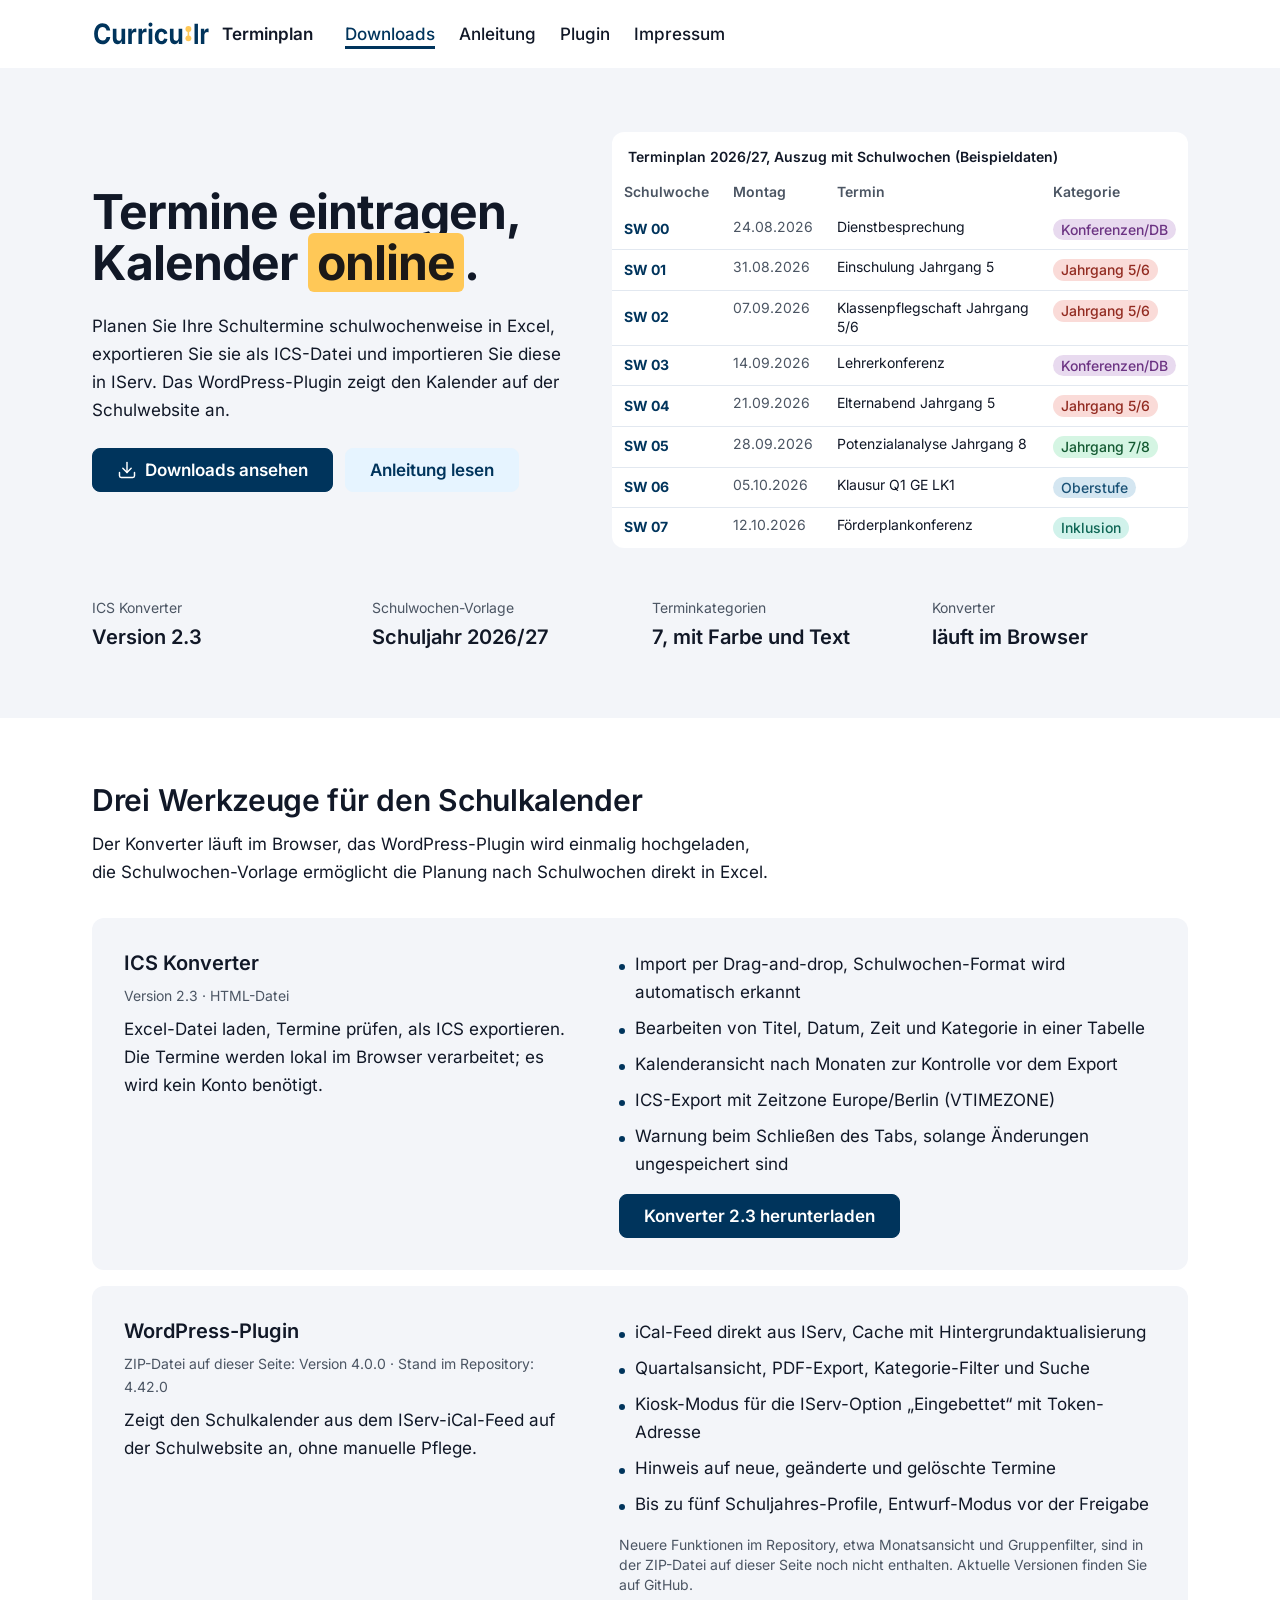
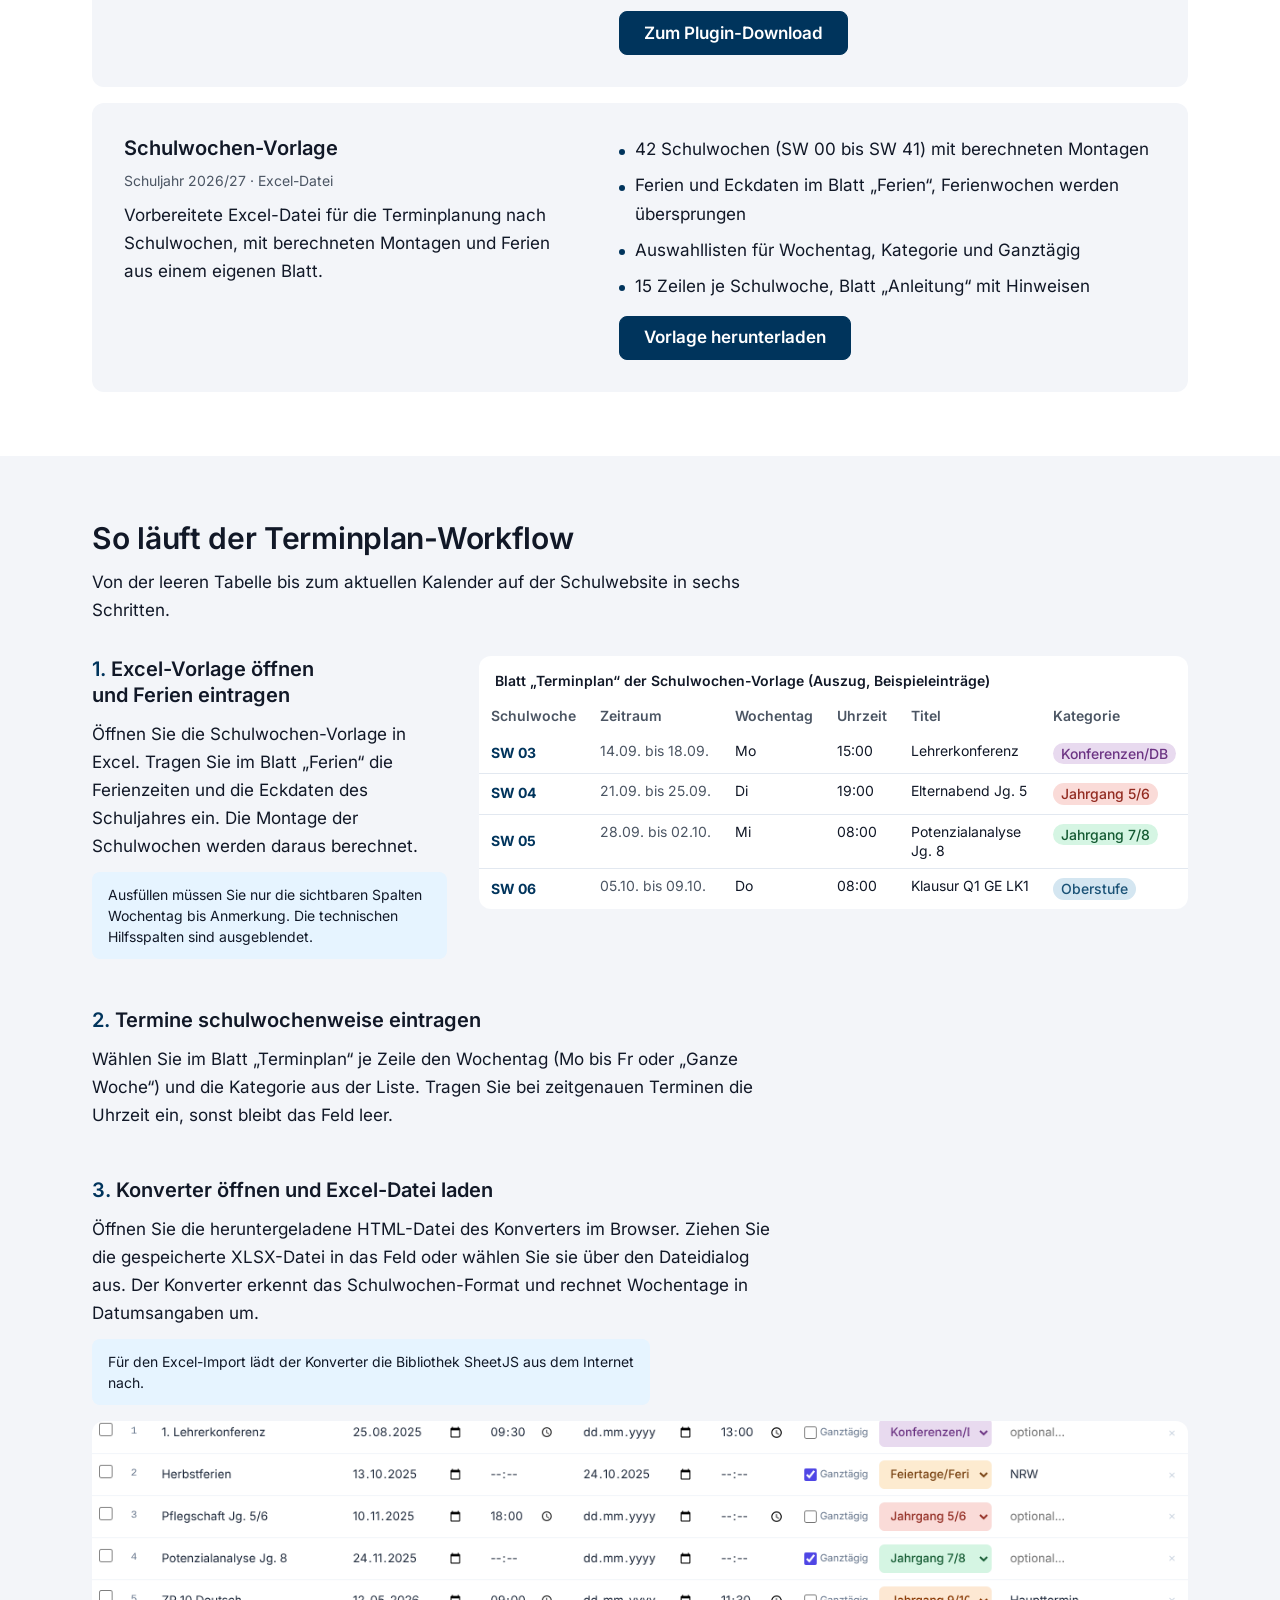
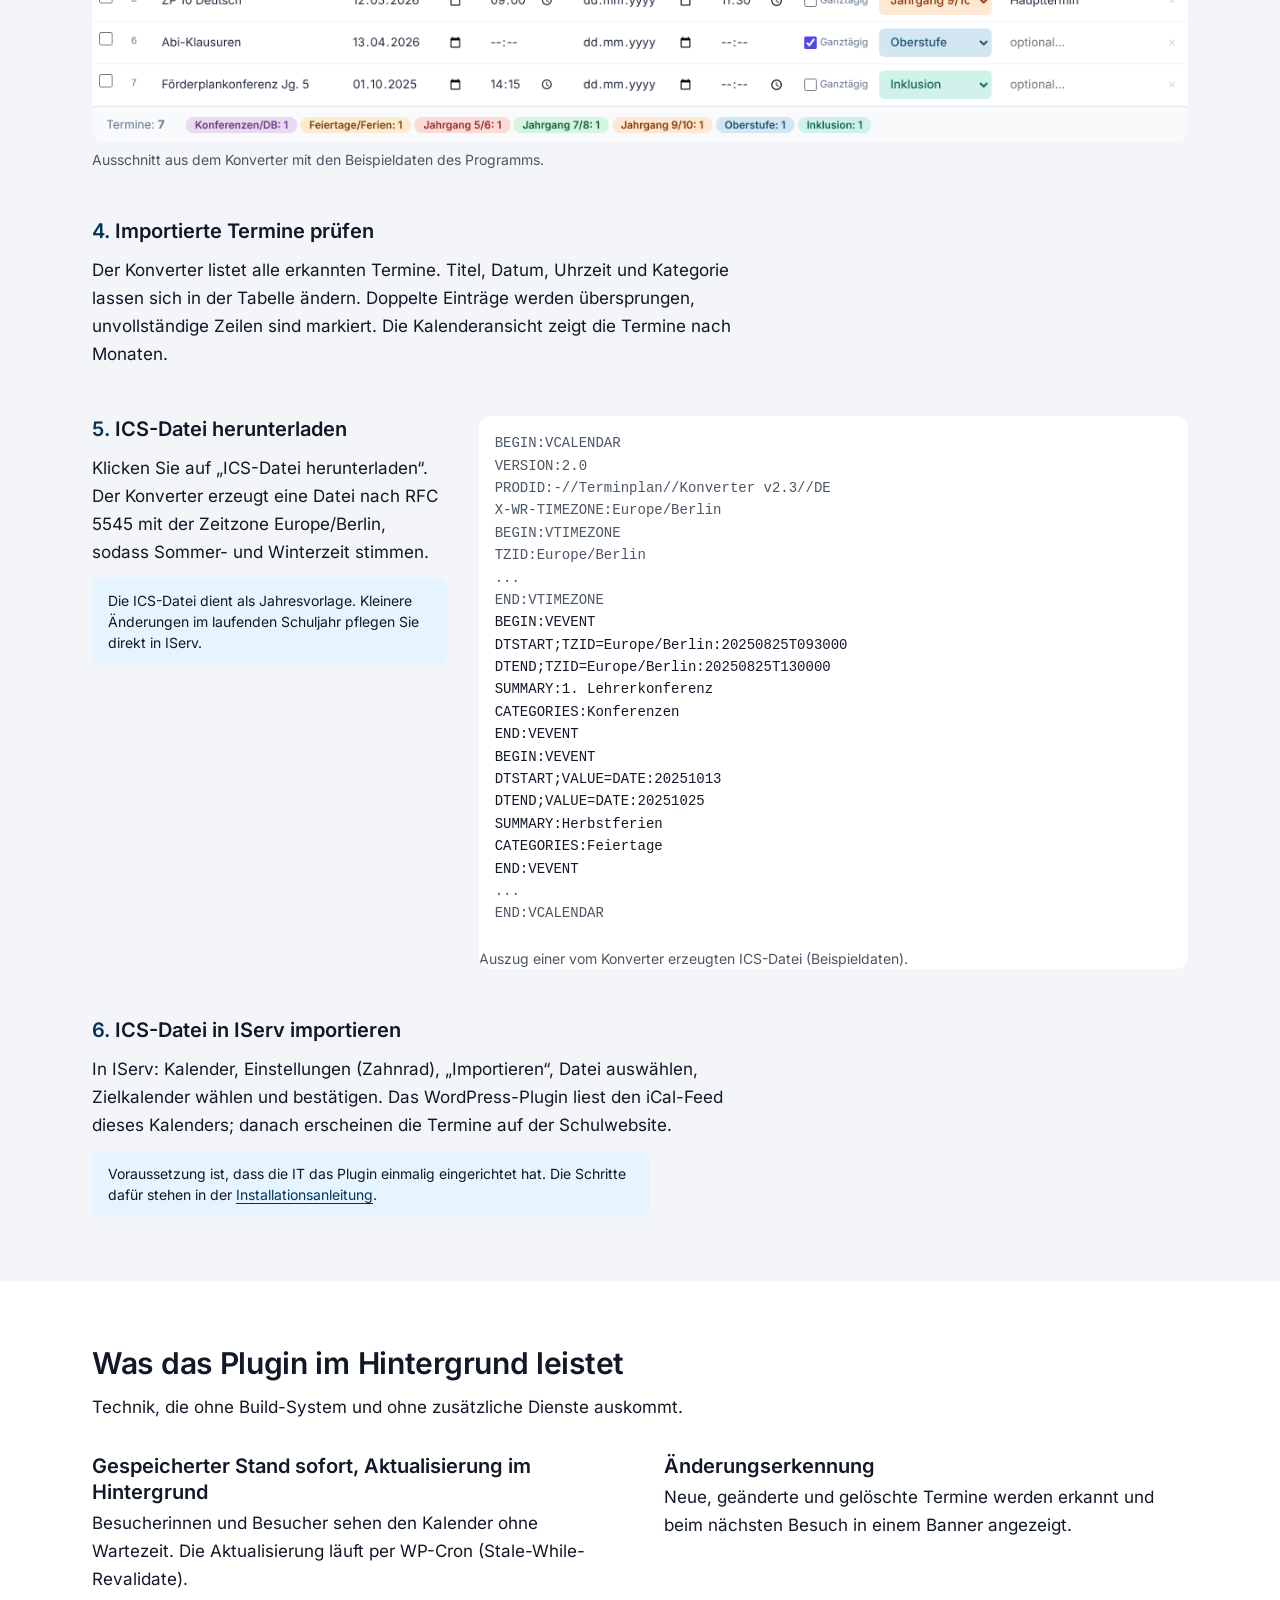
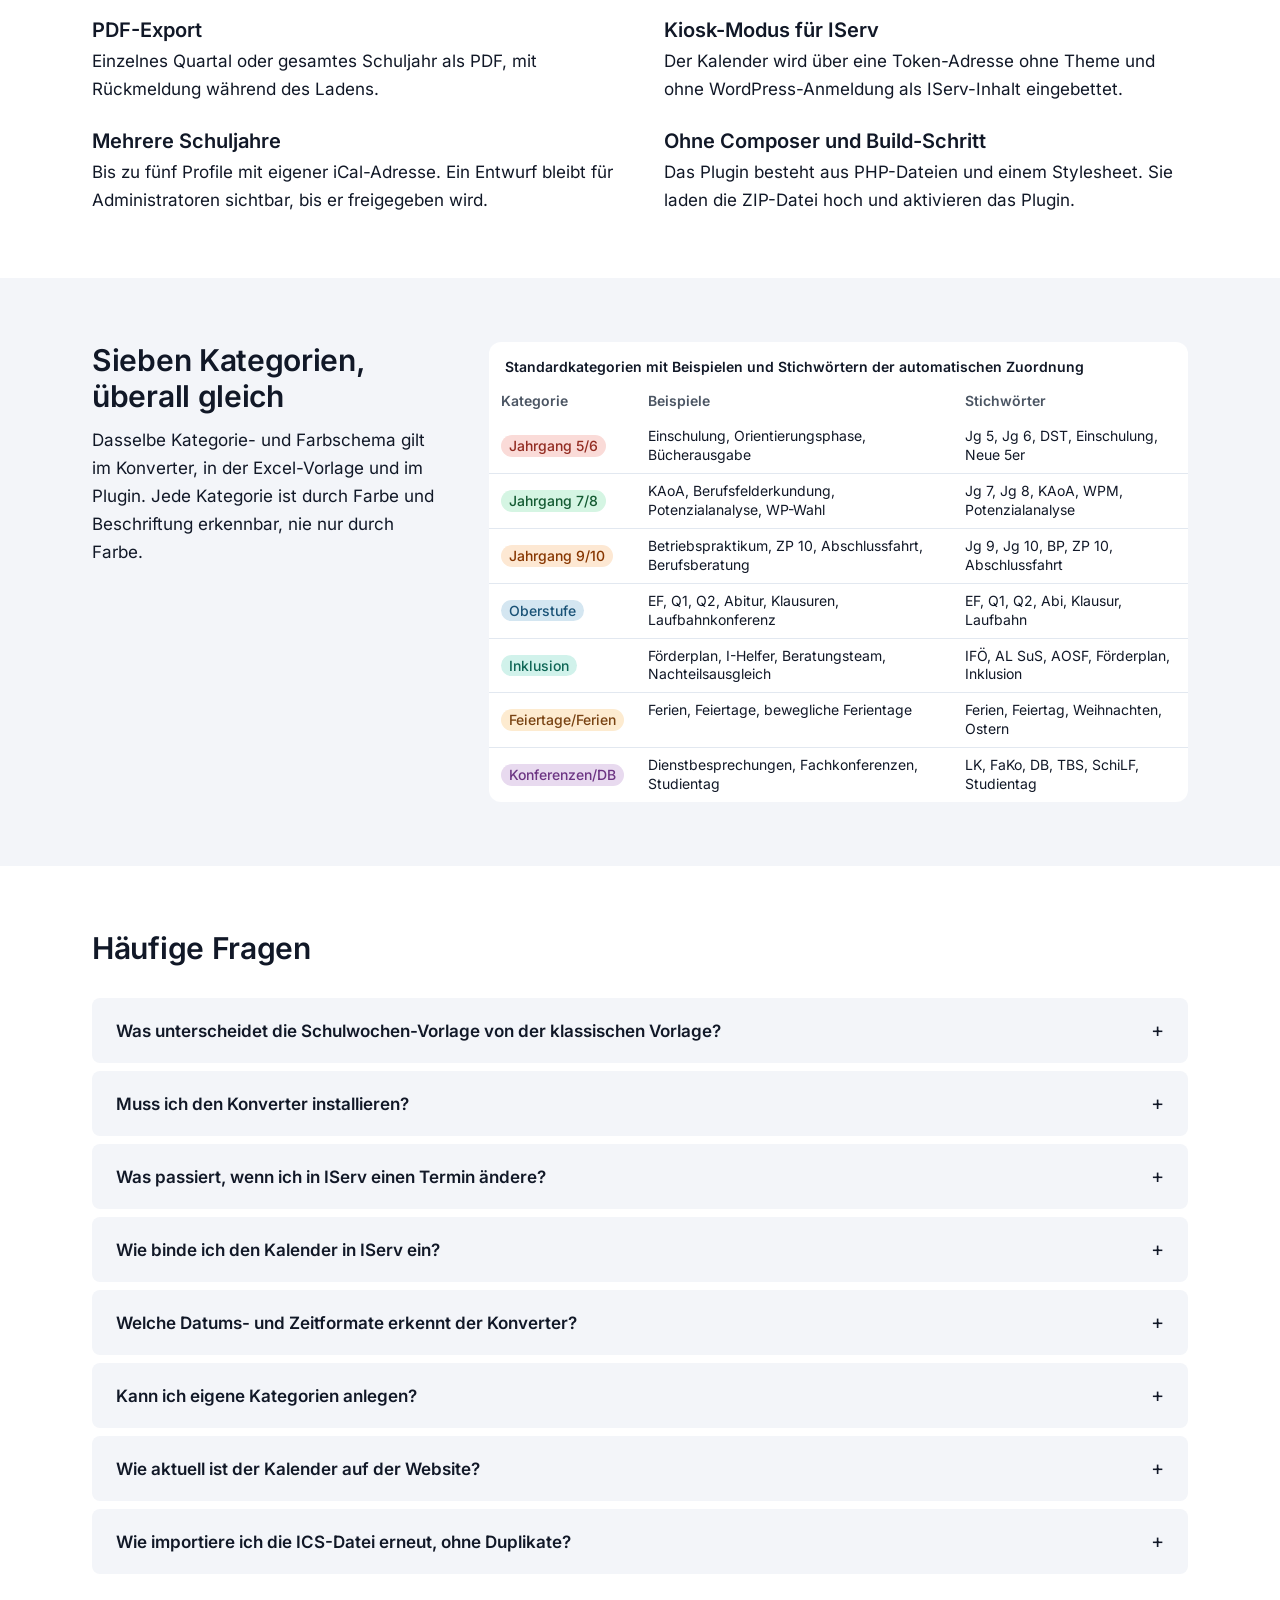
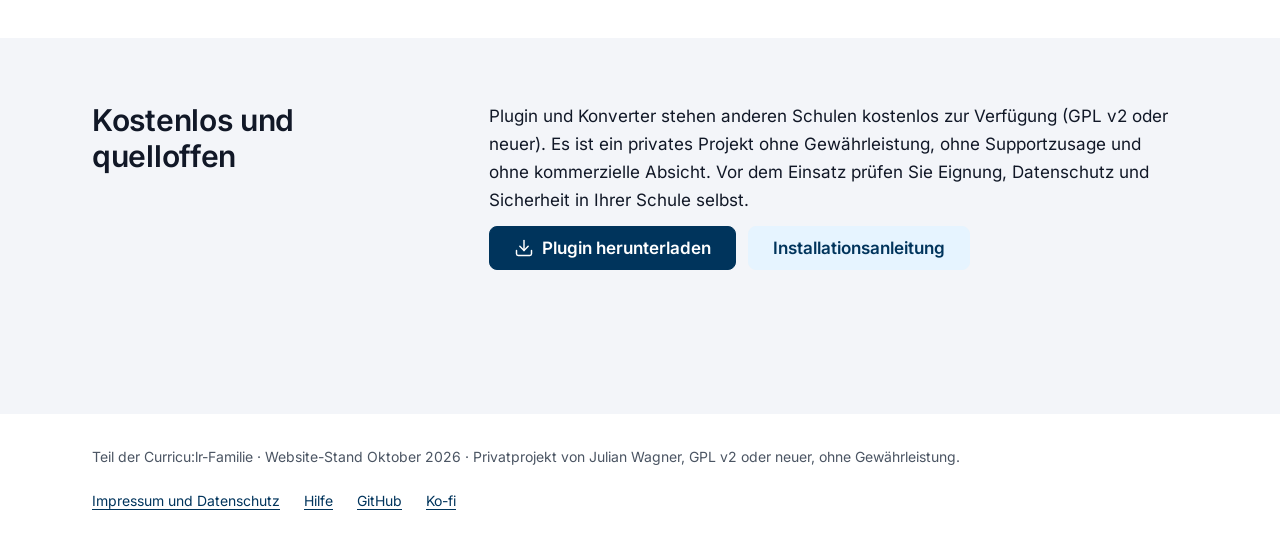
<file: website/index.html>
<!DOCTYPE html>
<html lang="de">
<head>
<meta charset="UTF-8">
<meta name="viewport" content="width=device-width, initial-scale=1">
<meta name="color-scheme" content="light dark">
<title>Curricu:lr Terminplan – Schulkalender aus Excel und IServ</title>
<meta name="description" content="Schultermine in Excel planen, als ICS nach IServ exportieren und mit dem WordPress-Plugin auf der Schulwebsite anzeigen.">
<link rel="icon" href="assets/logo/curriculr-icon.svg" type="image/svg+xml">
<link rel="stylesheet" href="assets/design/curriculr-tokens.css">
<link rel="stylesheet" href="assets/design/curriculr-ui.css">
<link rel="stylesheet" href="assets/site.css">
<link rel="stylesheet" href="assets/design/curriculr-print.css" media="print">
</head>
<body>
<a class="skip-link" href="#inhalt">Zum Inhalt springen</a>
<header class="site-header">
  <div class="wrap">
    <a class="brand" href="index.html">
      <picture>
        <source srcset="assets/logo/curriculr-logo-auf-dunkel.svg" media="(prefers-color-scheme: dark)">
        <img src="assets/logo/curriculr-logo-auf-hell.svg" alt="Curricu:lr" width="118" height="40">
      </picture>
      <span class="brand-product">Terminplan</span>
    </a>
    <nav aria-label="Hauptnavigation">
      <ul class="nav">
        <li><a href="index.html#download" aria-current="page">Downloads</a></li>
        <li><a href="anleitung.html">Anleitung</a></li>
        <li><a href="download.html">Plugin</a></li>
        <li><a href="impressum.html">Impressum</a></li>
      </ul>
    </nav>
  </div>
</header>

<main id="inhalt" class="cl-doc">

<section class="hero" aria-labelledby="hero-title">
  <div class="wrap">
    <div class="hero-grid">
      <div class="hero-copy">
        <h1 id="hero-title">Termine eintragen, Kalender <span class="mark">online</span>.</h1>
        <p class="lead">Planen Sie Ihre Schultermine schulwochenweise in Excel, exportieren Sie sie als ICS-Datei und importieren Sie diese in IServ. Das WordPress-Plugin zeigt den Kalender auf der Schulwebsite an.</p>
        <div class="actions">
          <a class="cl-button" href="#download"><svg width="20" height="20" viewBox="0 0 24 24" fill="none" stroke="currentColor" stroke-width="1.75" stroke-linecap="round" stroke-linejoin="round" aria-hidden="true" focusable="false"><path d="M21 15v4a2 2 0 0 1-2 2H5a2 2 0 0 1-2-2v-4"/><path d="m7 10 5 5 5-5"/><path d="M12 15V3"/></svg>Downloads ansehen</a>
          <a class="cl-button cl-button--quiet" href="anleitung.html">Anleitung lesen</a>
        </div>
      </div>
      <figure class="fragment" data-ui>
        <div class="scroll-x" tabindex="0" role="region" aria-label="Terminplan-Auszug, bei Bedarf horizontal scrollbar">
        <table>
          <caption>Terminplan 2026/27, Auszug mit Schulwochen (Beispieldaten)</caption>
          <thead><tr><th scope="col">Schulwoche</th><th scope="col">Montag</th><th scope="col">Termin</th><th scope="col">Kategorie</th></tr></thead>
          <tbody><tr><th scope="row" class="sw">SW 00</th><td class="date">24.08.2026</td><td>Dienstbesprechung</td><td><span class="tag tag--konf">Konferenzen/DB</span></td></tr><tr><th scope="row" class="sw">SW 01</th><td class="date">31.08.2026</td><td>Einschulung Jahrgang 5</td><td><span class="tag tag--k56">Jahrgang 5/6</span></td></tr><tr><th scope="row" class="sw">SW 02</th><td class="date">07.09.2026</td><td>Klassenpflegschaft Jahrgang 5/6</td><td><span class="tag tag--k56">Jahrgang 5/6</span></td></tr><tr><th scope="row" class="sw">SW 03</th><td class="date">14.09.2026</td><td>Lehrerkonferenz</td><td><span class="tag tag--konf">Konferenzen/DB</span></td></tr><tr><th scope="row" class="sw">SW 04</th><td class="date">21.09.2026</td><td>Elternabend Jahrgang 5</td><td><span class="tag tag--k56">Jahrgang 5/6</span></td></tr><tr><th scope="row" class="sw">SW 05</th><td class="date">28.09.2026</td><td>Potenzialanalyse Jahrgang 8</td><td><span class="tag tag--k78">Jahrgang 7/8</span></td></tr><tr><th scope="row" class="sw">SW 06</th><td class="date">05.10.2026</td><td>Klausur Q1 GE LK1</td><td><span class="tag tag--ob">Oberstufe</span></td></tr><tr><th scope="row" class="sw">SW 07</th><td class="date">12.10.2026</td><td>Förderplankonferenz</td><td><span class="tag tag--inkl">Inklusion</span></td></tr></tbody>
        </table>
        </div>
      </figure>
    </div>
    <dl class="facts">
      <div><dt>ICS Konverter</dt><dd>Version 2.3</dd></div>
      <div><dt>Schulwochen-Vorlage</dt><dd>Schuljahr 2026/27</dd></div>
      <div><dt>Terminkategorien</dt><dd>7, mit Farbe und Text</dd></div>
      <div><dt>Konverter</dt><dd>läuft im Browser</dd></div>
    </dl>
  </div>
</section>

<section id="download" class="section section--surface" aria-labelledby="dl-title">
  <div class="wrap">
    <div class="section-head">
      <h2 id="dl-title">Drei Werkzeuge für den Schulkalender</h2>
      <p>Der Konverter läuft im Browser, das WordPress-Plugin wird einmalig hochgeladen, die Schulwochen-Vorlage ermöglicht die Planung nach Schulwochen direkt in Excel.</p>
    </div>
    <ul class="dl-list">
      <li class="dl-item">
        <header>
          <h3>ICS Konverter</h3>
          <p class="dl-meta">Version 2.3 &middot; HTML-Datei</p>
          <p>Excel-Datei laden, Termine prüfen, als ICS exportieren. Die Termine werden lokal im Browser verarbeitet; es wird kein Konto benötigt.</p>
        </header>
        <div class="dl-body">
          <ul class="plain-list">
            <li>Import per Drag-and-drop, Schulwochen-Format wird automatisch erkannt</li>
            <li>Bearbeiten von Titel, Datum, Zeit und Kategorie in einer Tabelle</li>
            <li>Kalenderansicht nach Monaten zur Kontrolle vor dem Export</li>
            <li>ICS-Export mit Zeitzone Europe/Berlin (VTIMEZONE)</li>
            <li>Warnung beim Schließen des Tabs, solange Änderungen ungespeichert sind</li>
          </ul>
          <div class="actions"><a class="cl-button" href="downloads/Terminplan_Konverter.html" download>Konverter 2.3 herunterladen</a></div>
        </div>
      </li>
      <li class="dl-item">
        <header>
          <h3>WordPress-Plugin</h3>
          <p class="dl-meta">ZIP-Datei auf dieser Seite: Version 4.0.0 &middot; Stand im Repository: 4.42.0</p>
          <p>Zeigt den Schulkalender aus dem IServ-iCal-Feed auf der Schulwebsite an, ohne manuelle Pflege.</p>
        </header>
        <div class="dl-body">
          <ul class="plain-list">
            <li>iCal-Feed direkt aus IServ, Cache mit Hintergrundaktualisierung</li>
            <li>Quartalsansicht, PDF-Export, Kategorie-Filter und Suche</li>
            <li>Kiosk-Modus für die IServ-Option „Eingebettet“ mit Token-Adresse</li>
            <li>Hinweis auf neue, geänderte und gelöschte Termine</li>
            <li>Bis zu fünf Schuljahres-Profile, Entwurf-Modus vor der Freigabe</li>
          </ul>
          <p class="small">Neuere Funktionen im Repository, etwa Monatsansicht und Gruppenfilter, sind in der ZIP-Datei auf dieser Seite noch nicht enthalten. Aktuelle Versionen finden Sie auf GitHub.</p>
          <div class="actions"><a class="cl-button" href="download.html">Zum Plugin-Download</a></div>
        </div>
      </li>
      <li class="dl-item">
        <header>
          <h3>Schulwochen-Vorlage</h3>
          <p class="dl-meta">Schuljahr 2026/27 &middot; Excel-Datei</p>
          <p>Vorbereitete Excel-Datei für die Terminplanung nach Schulwochen, mit berechneten Montagen und Ferien aus einem eigenen Blatt.</p>
        </header>
        <div class="dl-body">
          <ul class="plain-list">
            <li>42 Schulwochen (SW 00 bis SW 41) mit berechneten Montagen</li>
            <li>Ferien und Eckdaten im Blatt „Ferien“, Ferienwochen werden übersprungen</li>
            <li>Auswahllisten für Wochentag, Kategorie und Ganztägig</li>
            <li>15 Zeilen je Schulwoche, Blatt „Anleitung“ mit Hinweisen</li>
          </ul>
          <div class="actions"><a class="cl-button" href="downloads/Terminplan_Schulwochen_Vorlage.xlsx" download>Vorlage herunterladen</a></div>
        </div>
      </li>
    </ul>
  </div>
</section>

<section id="ablauf" class="section" aria-labelledby="ablauf-title">
  <div class="wrap">
    <div class="section-head">
      <h2 id="ablauf-title">So läuft der Terminplan-Workflow</h2>
      <p>Von der leeren Tabelle bis zum aktuellen Kalender auf der Schulwebsite in sechs Schritten.</p>
    </div>
    <ol class="steps">
      <li class="step step--fig">
        <div class="step-text">
          <h3>Excel-Vorlage öffnen und Ferien eintragen</h3>
          <p>Öffnen Sie die Schulwochen-Vorlage in Excel. Tragen Sie im Blatt „Ferien“ die Ferienzeiten und die Eckdaten des Schuljahres ein. Die Montage der Schulwochen werden daraus berechnet.</p>
          <p class="note">Ausfüllen müssen Sie nur die sichtbaren Spalten Wochentag bis Anmerkung. Die technischen Hilfsspalten sind ausgeblendet.</p>
        </div>
        <figure class="fragment" data-ui>
          <div class="scroll-x" tabindex="0" role="region" aria-label="Auszug der Excel-Vorlage, bei Bedarf horizontal scrollbar">
          <table>
            <caption>Blatt „Terminplan“ der Schulwochen-Vorlage (Auszug, Beispieleinträge)</caption>
            <thead><tr><th scope="col">Schulwoche</th><th scope="col">Zeitraum</th><th scope="col">Wochentag</th><th scope="col">Uhrzeit</th><th scope="col">Titel</th><th scope="col">Kategorie</th></tr></thead>
            <tbody><tr><th scope="row" class="sw">SW 03</th><td class="date">14.09. bis 18.09.</td><td>Mo</td><td>15:00</td><td>Lehrerkonferenz</td><td><span class="tag tag--konf">Konferenzen/DB</span></td></tr><tr><th scope="row" class="sw">SW 04</th><td class="date">21.09. bis 25.09.</td><td>Di</td><td>19:00</td><td>Elternabend Jg. 5</td><td><span class="tag tag--k56">Jahrgang 5/6</span></td></tr><tr><th scope="row" class="sw">SW 05</th><td class="date">28.09. bis 02.10.</td><td>Mi</td><td>08:00</td><td>Potenzialanalyse Jg. 8</td><td><span class="tag tag--k78">Jahrgang 7/8</span></td></tr><tr><th scope="row" class="sw">SW 06</th><td class="date">05.10. bis 09.10.</td><td>Do</td><td>08:00</td><td>Klausur Q1 GE LK1</td><td><span class="tag tag--ob">Oberstufe</span></td></tr></tbody>
          </table>
          </div>
        </figure>
      </li>
      <li class="step">
        <div class="step-text">
          <h3>Termine schulwochenweise eintragen</h3>
          <p>Wählen Sie im Blatt „Terminplan“ je Zeile den Wochentag (Mo bis Fr oder „Ganze Woche“) und die Kategorie aus der Liste. Tragen Sie bei zeitgenauen Terminen die Uhrzeit ein, sonst bleibt das Feld leer.</p>
        </div>
      </li>
      <li class="step">
        <div class="step-text">
          <h3>Konverter öffnen und Excel-Datei laden</h3>
          <p>Öffnen Sie die heruntergeladene HTML-Datei des Konverters im Browser. Ziehen Sie die gespeicherte XLSX-Datei in das Feld oder wählen Sie sie über den Dateidialog aus. Der Konverter erkennt das Schulwochen-Format und rechnet Wochentage in Datumsangaben um.</p>
          <p class="note">Für den Excel-Import lädt der Konverter die Bibliothek SheetJS aus dem Internet nach.</p>
        </div>
        <figure class="fragment shot">
          <img src="assets/konverter-termine.png" width="2456" height="718" alt="Ausschnitt aus dem Konverter: Tabelle „Termine bearbeiten“ mit sieben Beispielterminen in den Spalten Titel, Datum, Uhrzeit, Ganztägig, Kategorie und Bemerkung. Darunter die Zähler je Kategorie.">
          <figcaption>Ausschnitt aus dem Konverter mit den Beispieldaten des Programms.</figcaption>
        </figure>
      </li>
      <li class="step">
        <div class="step-text">
          <h3>Importierte Termine prüfen</h3>
          <p>Der Konverter listet alle erkannten Termine. Titel, Datum, Uhrzeit und Kategorie lassen sich in der Tabelle ändern. Doppelte Einträge werden übersprungen, unvollständige Zeilen sind markiert. Die Kalenderansicht zeigt die Termine nach Monaten.</p>
        </div>
      </li>
      <li class="step step--fig">
        <div class="step-text">
          <h3>ICS-Datei herunterladen</h3>
          <p>Klicken Sie auf „ICS-Datei herunterladen“. Der Konverter erzeugt eine Datei nach RFC 5545 mit der Zeitzone Europe/Berlin, sodass Sommer- und Winterzeit stimmen.</p>
          <p class="note">Die ICS-Datei dient als Jahresvorlage. Kleinere Änderungen im laufenden Schuljahr pflegen Sie direkt in IServ.</p>
        </div>
        <figure class="fragment" data-ui>
          <pre class="code-frag" tabindex="0"><span class="dim">BEGIN:VCALENDAR
VERSION:2.0
PRODID:-//Terminplan//Konverter v2.3//DE
X-WR-TIMEZONE:Europe/Berlin
BEGIN:VTIMEZONE
TZID:Europe/Berlin
...
END:VTIMEZONE</span>
BEGIN:VEVENT
DTSTART;TZID=Europe/Berlin:20250825T093000
DTEND;TZID=Europe/Berlin:20250825T130000
SUMMARY:1. Lehrerkonferenz
CATEGORIES:Konferenzen
END:VEVENT
BEGIN:VEVENT
DTSTART;VALUE=DATE:20251013
DTEND;VALUE=DATE:20251025
SUMMARY:Herbstferien
CATEGORIES:Feiertage
END:VEVENT
<span class="dim">...
END:VCALENDAR</span></pre>
          <figcaption>Auszug einer vom Konverter erzeugten ICS-Datei (Beispieldaten).</figcaption>
        </figure>
      </li>
      <li class="step">
        <div class="step-text">
          <h3>ICS-Datei in IServ importieren</h3>
          <p>In IServ: Kalender, Einstellungen (Zahnrad), „Importieren“, Datei auswählen, Zielkalender wählen und bestätigen. Das WordPress-Plugin liest den iCal-Feed dieses Kalenders; danach erscheinen die Termine auf der Schulwebsite.</p>
          <p class="note">Voraussetzung ist, dass die IT das Plugin einmalig eingerichtet hat. Die Schritte dafür stehen in der <a href="anleitung.html">Installationsanleitung</a>.</p>
        </div>
      </li>
    </ol>
  </div>
</section>

<section id="funktionen" class="section section--surface" aria-labelledby="feat-title">
  <div class="wrap">
    <div class="section-head">
      <h2 id="feat-title">Was das Plugin im Hintergrund leistet</h2>
      <p>Technik, die ohne Build-System und ohne zusätzliche Dienste auskommt.</p>
    </div>
    <dl class="defs">
      <div><dt>Gespeicherter Stand sofort, Aktualisierung im Hintergrund</dt><dd>Besucherinnen und Besucher sehen den Kalender ohne Wartezeit. Die Aktualisierung läuft per WP-Cron (Stale-While-Revalidate).</dd></div>
      <div><dt>Änderungserkennung</dt><dd>Neue, geänderte und gelöschte Termine werden erkannt und beim nächsten Besuch in einem Banner angezeigt.</dd></div>
      <div><dt>PDF-Export</dt><dd>Einzelnes Quartal oder gesamtes Schuljahr als PDF, mit Rückmeldung während des Ladens.</dd></div>
      <div><dt>Kiosk-Modus für IServ</dt><dd>Der Kalender wird über eine Token-Adresse ohne Theme und ohne WordPress-Anmeldung als IServ-Inhalt eingebettet.</dd></div>
      <div><dt>Mehrere Schuljahre</dt><dd>Bis zu fünf Profile mit eigener iCal-Adresse. Ein Entwurf bleibt für Administratoren sichtbar, bis er freigegeben wird.</dd></div>
      <div><dt>Ohne Composer und Build-Schritt</dt><dd>Das Plugin besteht aus PHP-Dateien und einem Stylesheet. Sie laden die ZIP-Datei hoch und aktivieren das Plugin.</dd></div>
    </dl>
  </div>
</section>

<section id="kategorien" class="section" aria-labelledby="cat-title">
  <div class="wrap split">
    <div class="section-head">
      <h2 id="cat-title">Sieben Kategorien, überall gleich</h2>
      <p>Dasselbe Kategorie- und Farbschema gilt im Konverter, in der Excel-Vorlage und im Plugin. Jede Kategorie ist durch Farbe und Beschriftung erkennbar, nie nur durch Farbe.</p>
    </div>
    <figure class="fragment" data-ui>
      <div class="scroll-x" tabindex="0" role="region" aria-label="Kategorien, bei Bedarf horizontal scrollbar">
      <table>
        <caption>Standardkategorien mit Beispielen und Stichwörtern der automatischen Zuordnung</caption>
        <thead><tr><th scope="col">Kategorie</th><th scope="col">Beispiele</th><th scope="col">Stichwörter</th></tr></thead>
        <tbody><tr><th scope="row"><span class="tag tag--k56">Jahrgang 5/6</span></th><td>Einschulung, Orientierungsphase, Bücherausgabe</td><td>Jg 5, Jg 6, DST, Einschulung, Neue 5er</td></tr><tr><th scope="row"><span class="tag tag--k78">Jahrgang 7/8</span></th><td>KAoA, Berufsfelderkundung, Potenzialanalyse, WP-Wahl</td><td>Jg 7, Jg 8, KAoA, WPM, Potenzialanalyse</td></tr><tr><th scope="row"><span class="tag tag--k910">Jahrgang 9/10</span></th><td>Betriebspraktikum, ZP 10, Abschlussfahrt, Berufsberatung</td><td>Jg 9, Jg 10, BP, ZP 10, Abschlussfahrt</td></tr><tr><th scope="row"><span class="tag tag--ob">Oberstufe</span></th><td>EF, Q1, Q2, Abitur, Klausuren, Laufbahnkonferenz</td><td>EF, Q1, Q2, Abi, Klausur, Laufbahn</td></tr><tr><th scope="row"><span class="tag tag--inkl">Inklusion</span></th><td>Förderplan, I-Helfer, Beratungsteam, Nachteilsausgleich</td><td>IFÖ, AL SuS, AOSF, Förderplan, Inklusion</td></tr><tr><th scope="row"><span class="tag tag--fer">Feiertage/Ferien</span></th><td>Ferien, Feiertage, bewegliche Ferientage</td><td>Ferien, Feiertag, Weihnachten, Ostern</td></tr><tr><th scope="row"><span class="tag tag--konf">Konferenzen/DB</span></th><td>Dienstbesprechungen, Fachkonferenzen, Studientag</td><td>LK, FaKo, DB, TBS, SchiLF, Studientag</td></tr></tbody>
      </table>
      </div>
    </figure>
  </div>
</section>

<section id="faq" class="section section--surface" aria-labelledby="faq-title">
  <div class="wrap">
    <div class="section-head"><h2 id="faq-title">Häufige Fragen</h2></div>
    <div class="faq"><details><summary>Was unterscheidet die Schulwochen-Vorlage von der klassischen Vorlage?</summary><div class="answer"><p>Die Schulwochen-Vorlage (<code>Terminplan_Schulwochen_Vorlage.xlsx</code>) ist nach Schulwochen (SW 00 bis SW 41) aufgebaut. Ferien und Eckdaten tragen Sie einmal im Blatt „Ferien“ ein, die Montage der Schulwochen werden berechnet. Termine erfassen Sie mit Wochentag statt mit Datum; der Konverter rechnet sie in echte Datumsangaben um.</p><p>Die klassische Vorlage (im Konverter unter „Leere Vorlage“) ist eine einfache Tabelle mit einem Startdatum je Zeile. Sie eignet sich für einzelne Termine und die Nachbearbeitung.</p></div></details><details><summary>Muss ich den Konverter installieren?</summary><div class="answer"><p>Nein. Der Konverter ist eine einzelne HTML-Datei, die Sie lokal im Browser öffnen. Ihre Termine verlassen Ihren Rechner nicht. Für den Excel-Import lädt die Datei beim Öffnen die Bibliothek SheetJS von cdnjs.cloudflare.com nach; dafür ist eine Internetverbindung nötig.</p></div></details><details><summary>Was passiert, wenn ich in IServ einen Termin ändere?</summary><div class="answer"><p>Das Plugin ruft den iCal-Feed im Hintergrund ab (WP-Cron) und vergleicht ihn mit dem letzten Stand. Beim nächsten Seitenaufruf weist ein Banner auf neue, geänderte und gelöschte Termine hin.</p></div></details><details><summary>Wie binde ich den Kalender in IServ ein?</summary><div class="answer"><p>Das Plugin unterstützt den Kiosk-Modus für die IServ-Option „Eingebettet“. Die WordPress-Seite wird über eine Token-Adresse ohne Theme eingebettet, ohne dass Nutzerinnen und Nutzer WordPress oder eine Anmeldung sehen. Die Token-Adresse konfigurieren Sie in den Plugin-Einstellungen.</p></div></details><details><summary>Welche Datums- und Zeitformate erkennt der Konverter?</summary><div class="answer"><p>TT.MM.JJJJ (zum Beispiel 18.08.2026) und JJJJ-MM-TT sowie Uhrzeiten im Format HH:MM. Leere Zeitfelder ergeben ganztägige Termine.</p></div></details><details><summary>Kann ich eigene Kategorien anlegen?</summary><div class="answer"><p>Ja. Im Konverter unter „Kategorien &amp; Einstellungen“ können Sie Kategorien hinzufügen, umbenennen, einfärben und mit Stichwörtern für die automatische Zuordnung versehen. Es sind höchstens 20 Kategorien möglich.</p></div></details><details><summary>Wie aktuell ist der Kalender auf der Website?</summary><div class="answer"><p>Das Plugin zeigt sofort den gespeicherten Stand und aktualisiert ihn im Hintergrund (Stale-While-Revalidate). Die Cache-Dauer stellen Sie im Plugin ein; sie beträgt standardmäßig 60 Minuten, mindestens 5 Minuten.</p></div></details><details><summary>Wie importiere ich die ICS-Datei erneut, ohne Duplikate?</summary><div class="answer"><p>Beim Excel-Import erkennt der Konverter identische Termine (gleicher Titel und gleiches Startdatum) und überspringt sie. Empfehlenswert ist, die ICS-Datei als Jahresvorlage zu nutzen und Änderungen im laufenden Schuljahr direkt in IServ zu pflegen.</p></div></details></div>
  </div>
</section>

<section class="section" aria-labelledby="schulen-title">
  <div class="wrap split">
    <h2 id="schulen-title">Kostenlos und quelloffen</h2>
    <div class="section-head">
      <p>Plugin und Konverter stehen anderen Schulen kostenlos zur Verfügung (GPL v2 oder neuer). Es ist ein privates Projekt ohne Gewährleistung, ohne Supportzusage und ohne kommerzielle Absicht. Vor dem Einsatz prüfen Sie Eignung, Datenschutz und Sicherheit in Ihrer Schule selbst.</p>
      <div class="actions">
        <a class="cl-button" href="download.html"><svg width="20" height="20" viewBox="0 0 24 24" fill="none" stroke="currentColor" stroke-width="1.75" stroke-linecap="round" stroke-linejoin="round" aria-hidden="true" focusable="false"><path d="M21 15v4a2 2 0 0 1-2 2H5a2 2 0 0 1-2-2v-4"/><path d="m7 10 5 5 5-5"/><path d="M12 15V3"/></svg>Plugin herunterladen</a>
        <a class="cl-button cl-button--quiet" href="anleitung.html">Installationsanleitung</a>
      </div>
    </div>
  </div>
</section>

</main>

<footer class="site-footer">
  <div class="wrap">
    <p>Teil der Curricu:lr-Familie &middot; Website-Stand Oktober 2026 &middot; Privatprojekt von Julian Wagner, GPL v2 oder neuer, ohne Gewährleistung.</p>
    <ul>
      <li><a href="impressum.html">Impressum und Datenschutz</a></li>
      <li><a href="anleitung.html">Hilfe</a></li>
      <li><a href="https://github.com/juwagn/curriculr-terminplan" target="_blank" rel="noopener noreferrer">GitHub</a></li>
      <li><a href="https://ko-fi.com/juwagn" target="_blank" rel="noopener noreferrer">Ko-fi</a></li>
    </ul>
  </div>
</footer>
<script src="assets/site.js"></script>
</body>
</html>
</file>
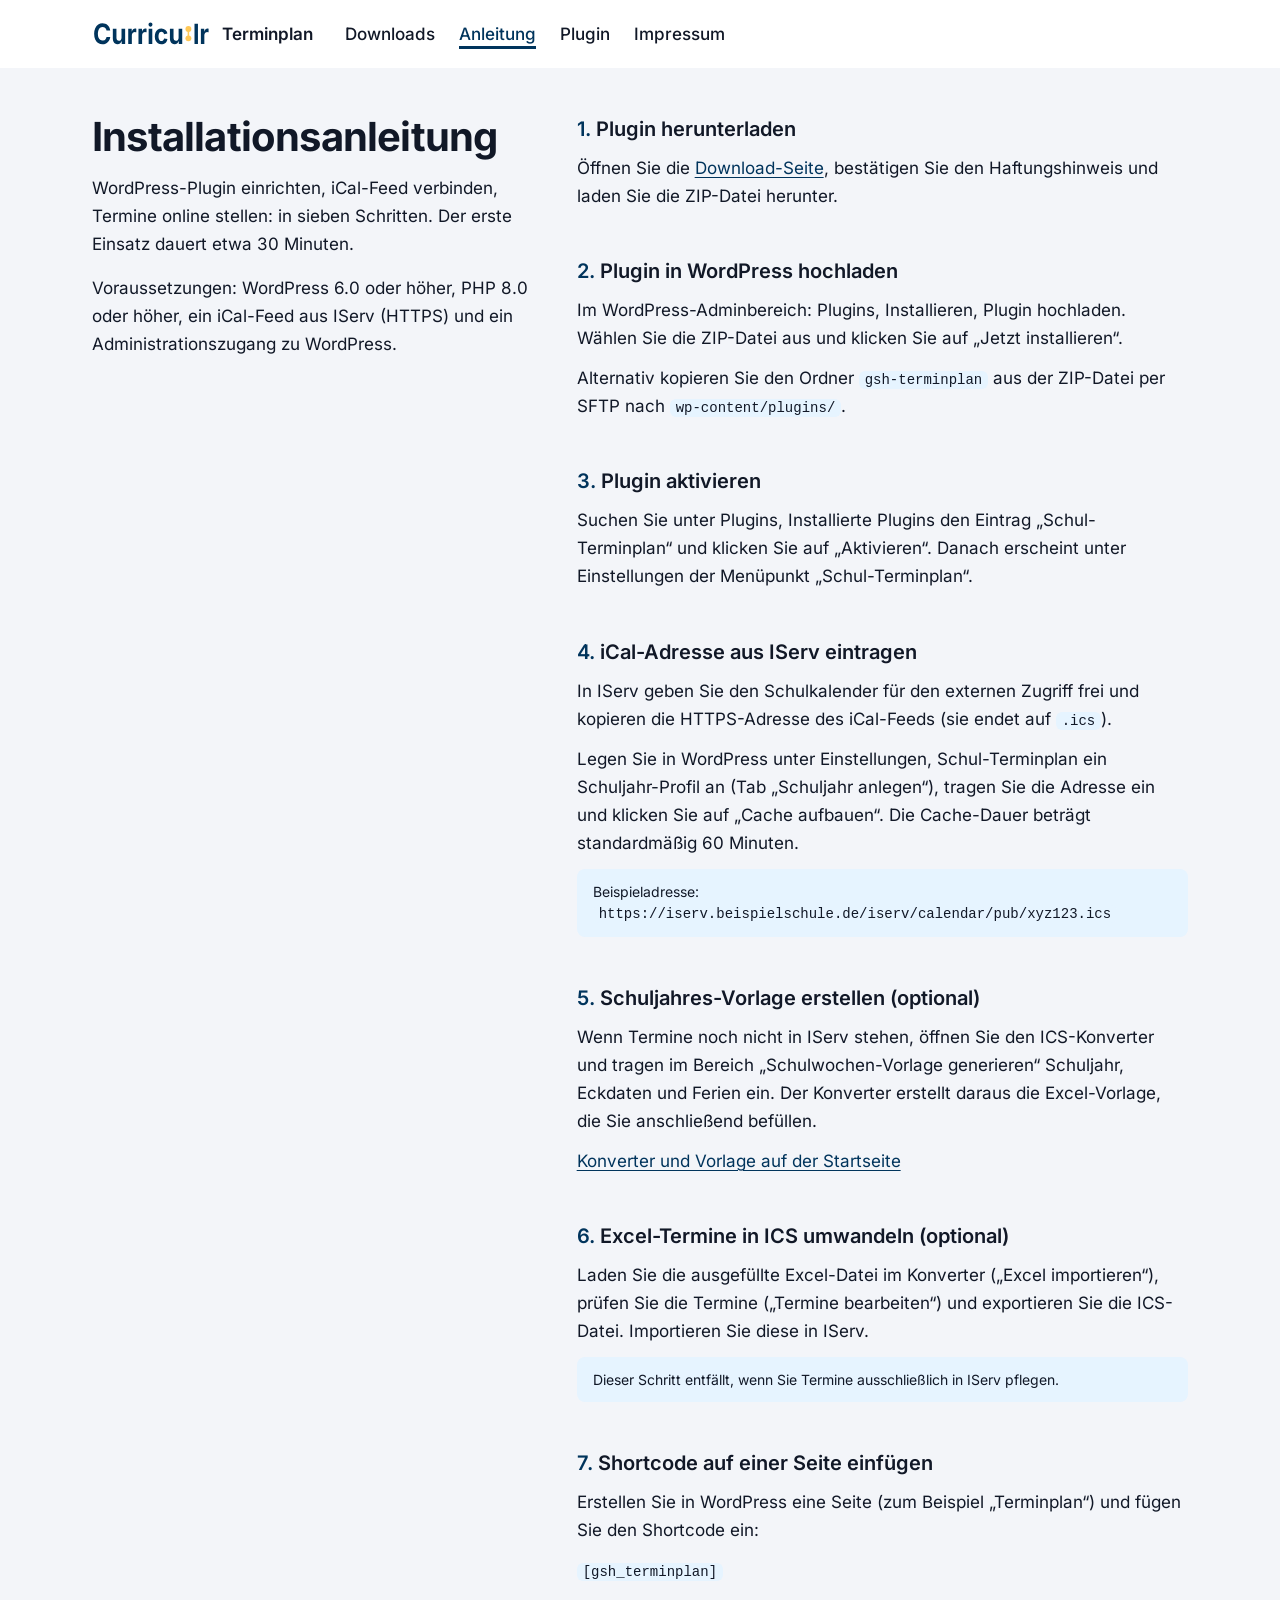
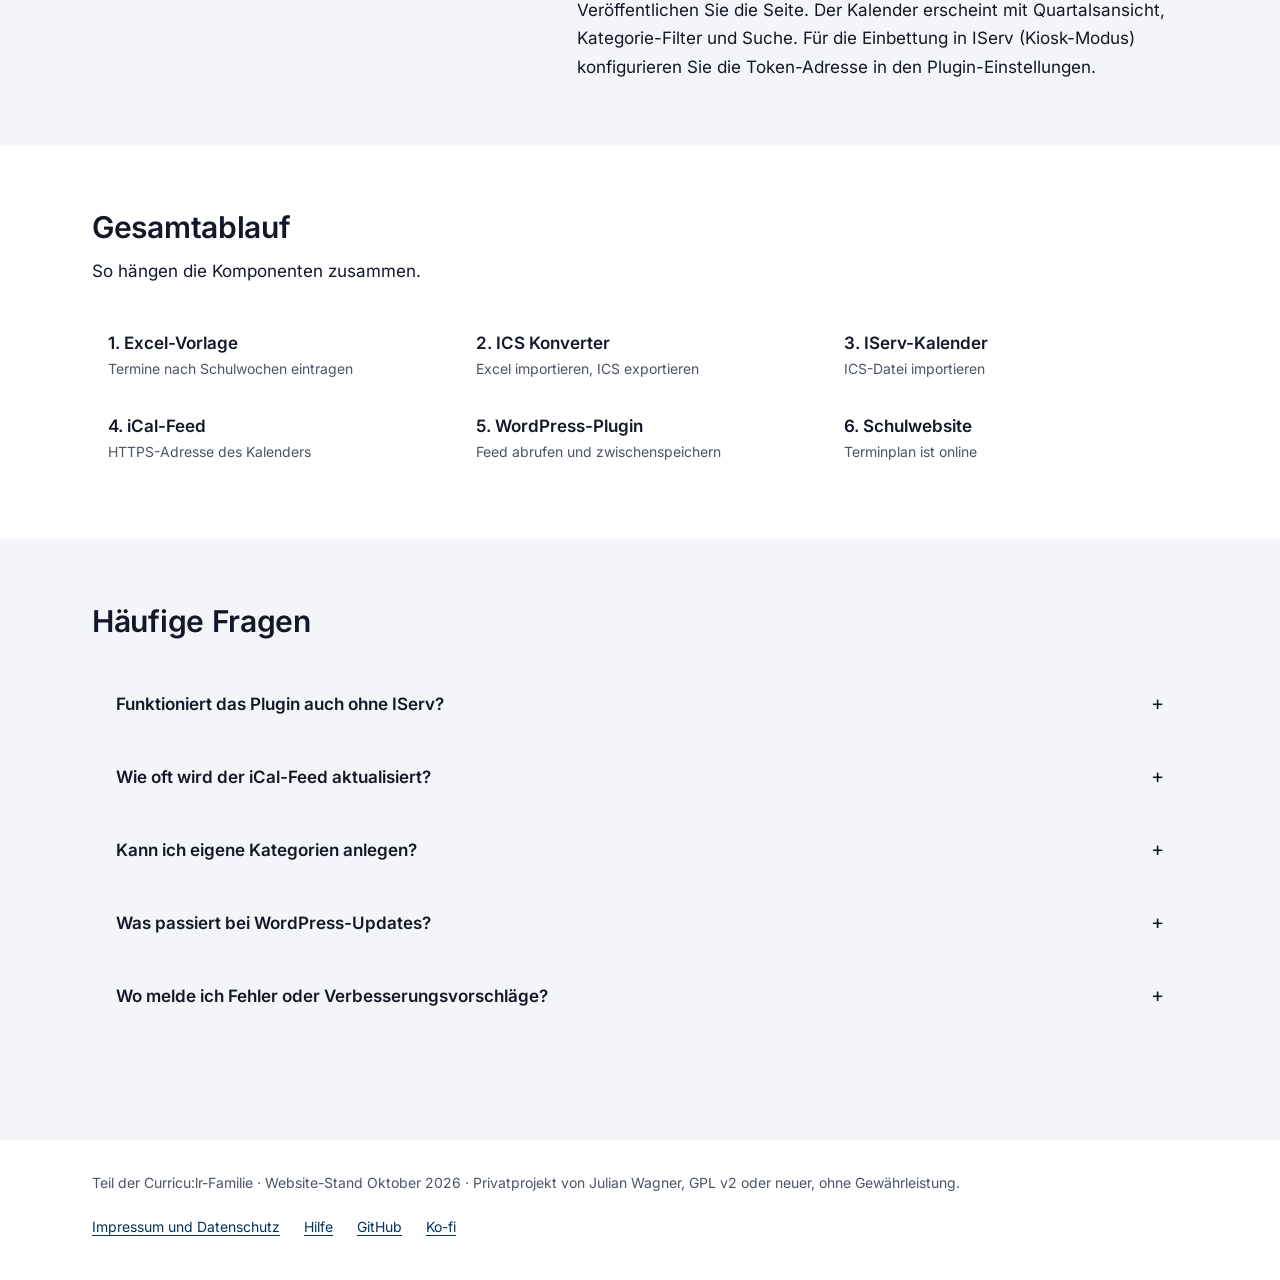
<file: website/anleitung.html>
<!DOCTYPE html>
<html lang="de">
<head>
<meta charset="UTF-8">
<meta name="viewport" content="width=device-width, initial-scale=1">
<meta name="color-scheme" content="light dark">
<title>Installationsanleitung – Curricu:lr Terminplan</title>
<meta name="description" content="WordPress-Plugin einrichten, iCal-Feed verbinden und Termine auf der Schulwebsite anzeigen.">
<link rel="icon" href="assets/logo/curriculr-icon.svg" type="image/svg+xml">
<link rel="stylesheet" href="assets/design/curriculr-tokens.css">
<link rel="stylesheet" href="assets/design/curriculr-ui.css">
<link rel="stylesheet" href="assets/site.css">
<link rel="stylesheet" href="assets/design/curriculr-print.css" media="print">
</head>
<body>
<a class="skip-link" href="#inhalt">Zum Inhalt springen</a>
<header class="site-header">
  <div class="wrap">
    <a class="brand" href="index.html">
      <picture>
        <source srcset="assets/logo/curriculr-logo-auf-dunkel.svg" media="(prefers-color-scheme: dark)">
        <img src="assets/logo/curriculr-logo-auf-hell.svg" alt="Curricu:lr" width="118" height="40">
      </picture>
      <span class="brand-product">Terminplan</span>
    </a>
    <nav aria-label="Hauptnavigation">
      <ul class="nav">
        <li><a href="index.html#download">Downloads</a></li>
        <li><a href="anleitung.html" aria-current="page">Anleitung</a></li>
        <li><a href="download.html">Plugin</a></li>
        <li><a href="impressum.html">Impressum</a></li>
      </ul>
    </nav>
  </div>
</header>

<main id="inhalt" class="cl-doc">
<div class="wrap doc-layout">
  <div class="doc-head">
    <h1>Installationsanleitung</h1>
    <p>WordPress-Plugin einrichten, iCal-Feed verbinden, Termine online stellen: in sieben Schritten. Der erste Einsatz dauert etwa 30 Minuten.</p>
    <p>Voraussetzungen: WordPress 6.0 oder höher, PHP 8.0 oder höher, ein iCal-Feed aus IServ (HTTPS) und ein Administrationszugang zu WordPress.</p>
  </div>
  <div class="doc-body">
    <h2 id="schritte-title" class="visually-hidden">Schritt für Schritt</h2>
    <ol class="steps" aria-labelledby="schritte-title"><li class="step"><div class="step-text"><h3>Plugin herunterladen</h3><p>Öffnen Sie die <a href="download.html">Download-Seite</a>, bestätigen Sie den Haftungshinweis und laden Sie die ZIP-Datei herunter.</p></div></li><li class="step"><div class="step-text"><h3>Plugin in WordPress hochladen</h3><p>Im WordPress-Adminbereich: Plugins, Installieren, Plugin hochladen. Wählen Sie die ZIP-Datei aus und klicken Sie auf „Jetzt installieren“.</p><p>Alternativ kopieren Sie den Ordner <code>gsh-terminplan</code> aus der ZIP-Datei per SFTP nach <code>wp-content/plugins/</code>.</p></div></li><li class="step"><div class="step-text"><h3>Plugin aktivieren</h3><p>Suchen Sie unter Plugins, Installierte Plugins den Eintrag „Schul-Terminplan“ und klicken Sie auf „Aktivieren“. Danach erscheint unter Einstellungen der Menüpunkt „Schul-Terminplan“.</p></div></li><li class="step"><div class="step-text"><h3>iCal-Adresse aus IServ eintragen</h3><p>In IServ geben Sie den Schulkalender für den externen Zugriff frei und kopieren die HTTPS-Adresse des iCal-Feeds (sie endet auf <code>.ics</code>).</p><p>Legen Sie in WordPress unter Einstellungen, Schul-Terminplan ein Schuljahr-Profil an (Tab „Schuljahr anlegen“), tragen Sie die Adresse ein und klicken Sie auf „Cache aufbauen“. Die Cache-Dauer beträgt standardmäßig 60 Minuten.</p><p class="note">Beispieladresse: <code>https://iserv.beispielschule.de/iserv/calendar/pub/xyz123.ics</code></p></div></li><li class="step"><div class="step-text"><h3>Schuljahres-Vorlage erstellen (optional)</h3><p>Wenn Termine noch nicht in IServ stehen, öffnen Sie den ICS-Konverter und tragen im Bereich „Schulwochen-Vorlage generieren“ Schuljahr, Eckdaten und Ferien ein. Der Konverter erstellt daraus die Excel-Vorlage, die Sie anschließend befüllen.</p><p><a href="index.html#download">Konverter und Vorlage auf der Startseite</a></p></div></li><li class="step"><div class="step-text"><h3>Excel-Termine in ICS umwandeln (optional)</h3><p>Laden Sie die ausgefüllte Excel-Datei im Konverter („Excel importieren“), prüfen Sie die Termine („Termine bearbeiten“) und exportieren Sie die ICS-Datei. Importieren Sie diese in IServ.</p><p class="note">Dieser Schritt entfällt, wenn Sie Termine ausschließlich in IServ pflegen.</p></div></li><li class="step"><div class="step-text"><h3>Shortcode auf einer Seite einfügen</h3><p>Erstellen Sie in WordPress eine Seite (zum Beispiel „Terminplan“) und fügen Sie den Shortcode ein:</p><p><code>[gsh_terminplan]</code></p><p>Veröffentlichen Sie die Seite. Der Kalender erscheint mit Quartalsansicht, Kategorie-Filter und Suche. Für die Einbettung in IServ (Kiosk-Modus) konfigurieren Sie die Token-Adresse in den Plugin-Einstellungen.</p></div></li></ol>
  </div>
</div>
<section class="section section--surface" aria-labelledby="ablauf-title">
  <div class="wrap">
    <div class="section-head"><h2 id="ablauf-title">Gesamtablauf</h2><p>So hängen die Komponenten zusammen.</p></div>
    <ol class="flow">
      <li><strong>1. Excel-Vorlage</strong><span>Termine nach Schulwochen eintragen</span></li>
      <li><strong>2. ICS Konverter</strong><span>Excel importieren, ICS exportieren</span></li>
      <li><strong>3. IServ-Kalender</strong><span>ICS-Datei importieren</span></li>
      <li><strong>4. iCal-Feed</strong><span>HTTPS-Adresse des Kalenders</span></li>
      <li><strong>5. WordPress-Plugin</strong><span>Feed abrufen und zwischenspeichern</span></li>
      <li><strong>6. Schulwebsite</strong><span>Terminplan ist online</span></li>
    </ol>
  </div>
</section>
<section class="section" aria-labelledby="faq-title">
  <div class="wrap">
    <div class="section-head"><h2 id="faq-title">Häufige Fragen</h2></div>
    <div class="faq"><details><summary>Funktioniert das Plugin auch ohne IServ?</summary><div class="answer"><p>Mit Einschränkungen. Das Plugin liest jeden gültigen iCal-Feed über HTTPS. Der Konverter erzeugt eine ICS-Datei, die Sie als statische Datei auf einem Webserver bereitstellen können. Ohne IServ entfällt die automatische Synchronisation; Sie müssen die Datei dann selbst erneuern.</p></div></details><details><summary>Wie oft wird der iCal-Feed aktualisiert?</summary><div class="answer"><p>Die Cache-Dauer stellen Sie in den Plugin-Einstellungen ein (Standard 60 Minuten, mindestens 5 Minuten). Das Plugin nutzt den WordPress-Cron für Hintergrundaktualisierungen. Änderungen in IServ sind spätestens nach Ablauf der Cache-Dauer sichtbar.</p></div></details><details><summary>Kann ich eigene Kategorien anlegen?</summary><div class="answer"><p>Im Konverter: ja, bis zu 20 Kategorien mit eigenen Farben und Stichwörtern. Im Plugin sind Beschriftungen, Farben und Stichwörter der Kategorien in den Einstellungen konfigurierbar.</p></div></details><details><summary>Was passiert bei WordPress-Updates?</summary><div class="answer"><p>Das Plugin liegt nicht im WordPress-Verzeichnis und wird deshalb nicht automatisch aktualisiert. Nach einem größeren WordPress-Update empfiehlt sich ein Test in einer Staging-Umgebung. Bei Problemen öffnen Sie bitte ein <a href="https://github.com/juwagn/curriculr-terminplan/issues" target="_blank" rel="noopener noreferrer">Issue auf GitHub</a>.</p></div></details><details><summary>Wo melde ich Fehler oder Verbesserungsvorschläge?</summary><div class="answer"><p>Über <a href="https://github.com/juwagn/curriculr-terminplan/issues" target="_blank" rel="noopener noreferrer">GitHub Issues</a>. Es gibt keine Supportzusage. Meldungen mit WordPress-Version, PHP-Version und genauer Fehlerbeschreibung lassen sich am besten bearbeiten.</p></div></details></div>
  </div>
</section>
</main>

<footer class="site-footer">
  <div class="wrap">
    <p>Teil der Curricu:lr-Familie &middot; Website-Stand Oktober 2026 &middot; Privatprojekt von Julian Wagner, GPL v2 oder neuer, ohne Gewährleistung.</p>
    <ul>
      <li><a href="impressum.html">Impressum und Datenschutz</a></li>
      <li><a href="anleitung.html">Hilfe</a></li>
      <li><a href="https://github.com/juwagn/curriculr-terminplan" target="_blank" rel="noopener noreferrer">GitHub</a></li>
      <li><a href="https://ko-fi.com/juwagn" target="_blank" rel="noopener noreferrer">Ko-fi</a></li>
    </ul>
  </div>
</footer>
<script src="assets/site.js"></script>
</body>
</html>
</file>
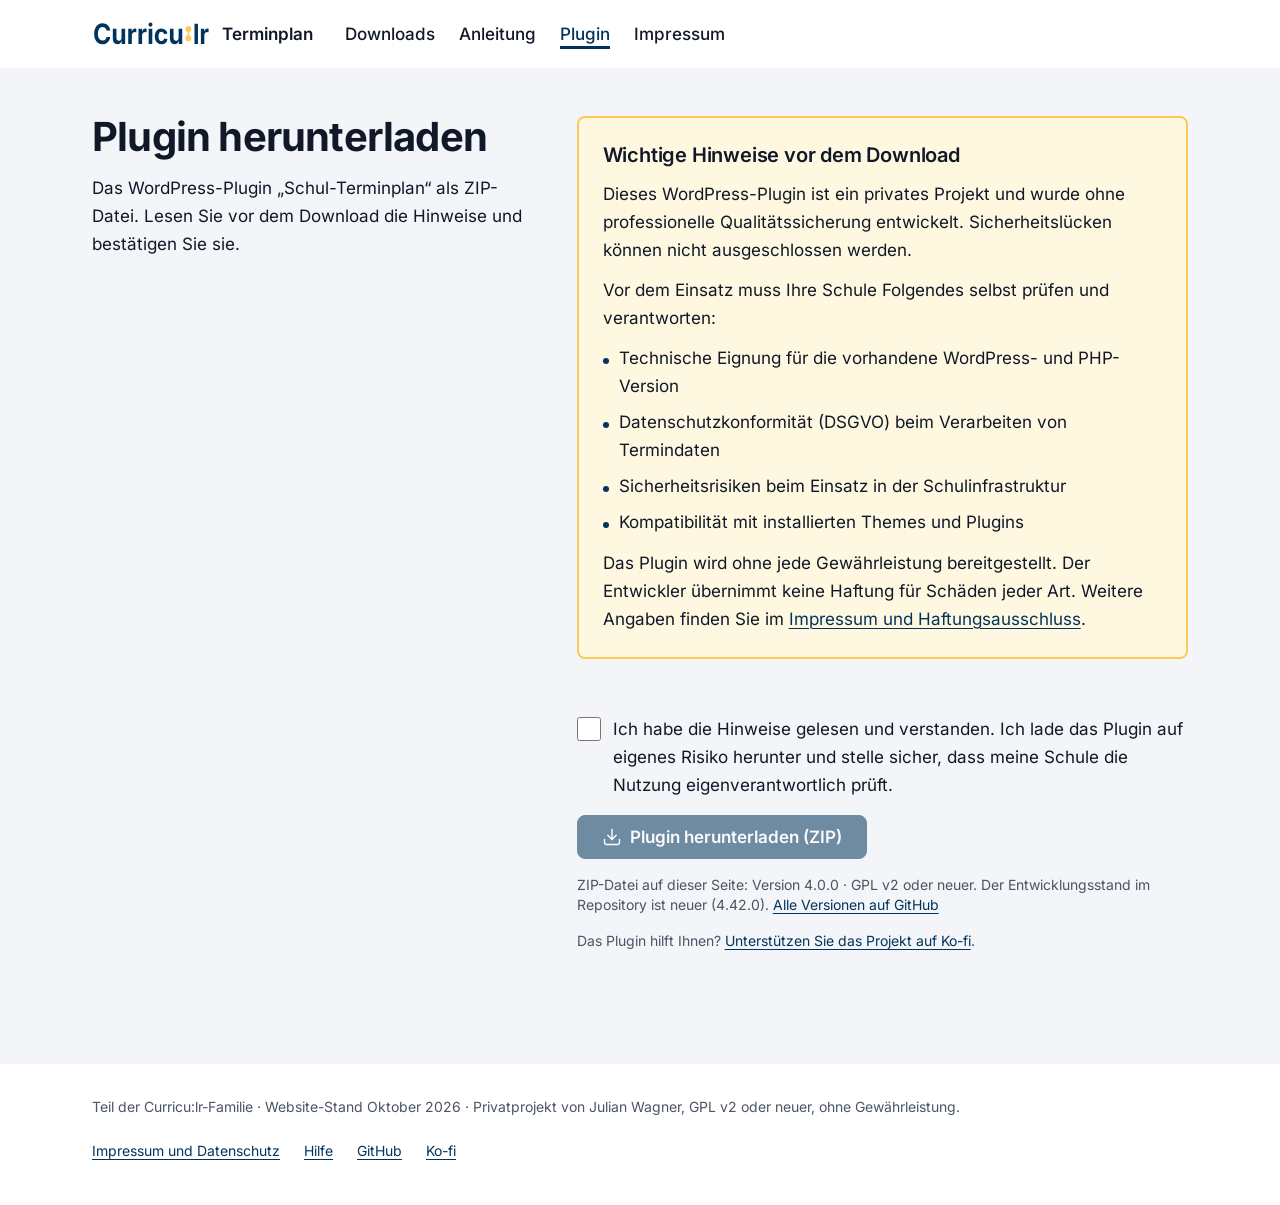
<file: website/download.html>
<!DOCTYPE html>
<html lang="de">
<head>
<meta charset="UTF-8">
<meta name="viewport" content="width=device-width, initial-scale=1">
<meta name="color-scheme" content="light dark">
<title>Plugin herunterladen – Curricu:lr Terminplan</title>
<meta name="description" content="Download des WordPress-Plugins für den Schulterminplan mit Haftungshinweisen.">
<link rel="icon" href="assets/logo/curriculr-icon.svg" type="image/svg+xml">
<link rel="stylesheet" href="assets/design/curriculr-tokens.css">
<link rel="stylesheet" href="assets/design/curriculr-ui.css">
<link rel="stylesheet" href="assets/site.css">
<link rel="stylesheet" href="assets/design/curriculr-print.css" media="print">
</head>
<body>
<a class="skip-link" href="#inhalt">Zum Inhalt springen</a>
<header class="site-header">
  <div class="wrap">
    <a class="brand" href="index.html">
      <picture>
        <source srcset="assets/logo/curriculr-logo-auf-dunkel.svg" media="(prefers-color-scheme: dark)">
        <img src="assets/logo/curriculr-logo-auf-hell.svg" alt="Curricu:lr" width="118" height="40">
      </picture>
      <span class="brand-product">Terminplan</span>
    </a>
    <nav aria-label="Hauptnavigation">
      <ul class="nav">
        <li><a href="index.html#download">Downloads</a></li>
        <li><a href="anleitung.html">Anleitung</a></li>
        <li><a href="download.html" aria-current="page">Plugin</a></li>
        <li><a href="impressum.html">Impressum</a></li>
      </ul>
    </nav>
  </div>
</header>

<main id="inhalt" class="cl-doc">
<div class="wrap doc-layout">
<div class="doc-head">
  <h1>Plugin herunterladen</h1>
  <p>Das WordPress-Plugin „Schul-Terminplan“ als ZIP-Datei. Lesen Sie vor dem Download die Hinweise und bestätigen Sie sie.</p>
</div>
<div class="doc-body">
  <div class="notice" role="note" aria-labelledby="hinweis-title">
    <h2 id="hinweis-title">Wichtige Hinweise vor dem Download</h2>
    <p>Dieses WordPress-Plugin ist ein privates Projekt und wurde ohne professionelle Qualitätssicherung entwickelt. Sicherheitslücken können nicht ausgeschlossen werden.</p>
    <p>Vor dem Einsatz muss Ihre Schule Folgendes selbst prüfen und verantworten:</p>
    <ul class="plain-list">
      <li>Technische Eignung für die vorhandene WordPress- und PHP-Version</li>
      <li>Datenschutzkonformität (DSGVO) beim Verarbeiten von Termindaten</li>
      <li>Sicherheitsrisiken beim Einsatz in der Schulinfrastruktur</li>
      <li>Kompatibilität mit installierten Themes und Plugins</li>
    </ul>
    <p>Das Plugin wird ohne jede Gewährleistung bereitgestellt. Der Entwickler übernimmt keine Haftung für Schäden jeder Art. Weitere Angaben finden Sie im <a href="impressum.html">Impressum und Haftungsausschluss</a>.</p>
  </div>
  <div class="prose" style="margin-top:var(--cl-space-8)">
    <label class="check" for="disclaimer-cb">
      <input type="checkbox" id="disclaimer-cb">
      <span>Ich habe die Hinweise gelesen und verstanden. Ich lade das Plugin auf eigenes Risiko herunter und stelle sicher, dass meine Schule die Nutzung eigenverantwortlich prüft.</span>
    </label>
    <div class="actions">
      <a id="dl-btn" class="cl-button" href="downloads/gsh-terminplan.zip" download aria-disabled="true"><svg width="20" height="20" viewBox="0 0 24 24" fill="none" stroke="currentColor" stroke-width="1.75" stroke-linecap="round" stroke-linejoin="round" aria-hidden="true" focusable="false"><path d="M21 15v4a2 2 0 0 1-2 2H5a2 2 0 0 1-2-2v-4"/><path d="m7 10 5 5 5-5"/><path d="M12 15V3"/></svg>Plugin herunterladen (ZIP)</a>
    </div>
    <p class="small">ZIP-Datei auf dieser Seite: Version 4.0.0 &middot; GPL v2 oder neuer. Der Entwicklungsstand im Repository ist neuer (4.42.0). <a href="https://github.com/juwagn/curriculr-terminplan/releases" target="_blank" rel="noopener noreferrer">Alle Versionen auf GitHub</a></p>
    <p class="small">Das Plugin hilft Ihnen? <a href="https://ko-fi.com/juwagn" target="_blank" rel="noopener noreferrer">Unterstützen Sie das Projekt auf Ko-fi</a>.</p>
  </div>
</div>
</div>
</main>

<footer class="site-footer">
  <div class="wrap">
    <p>Teil der Curricu:lr-Familie &middot; Website-Stand Oktober 2026 &middot; Privatprojekt von Julian Wagner, GPL v2 oder neuer, ohne Gewährleistung.</p>
    <ul>
      <li><a href="impressum.html">Impressum und Datenschutz</a></li>
      <li><a href="anleitung.html">Hilfe</a></li>
      <li><a href="https://github.com/juwagn/curriculr-terminplan" target="_blank" rel="noopener noreferrer">GitHub</a></li>
      <li><a href="https://ko-fi.com/juwagn" target="_blank" rel="noopener noreferrer">Ko-fi</a></li>
    </ul>
  </div>
</footer>
<script src="assets/site.js"></script>
</body>
</html>
</file>
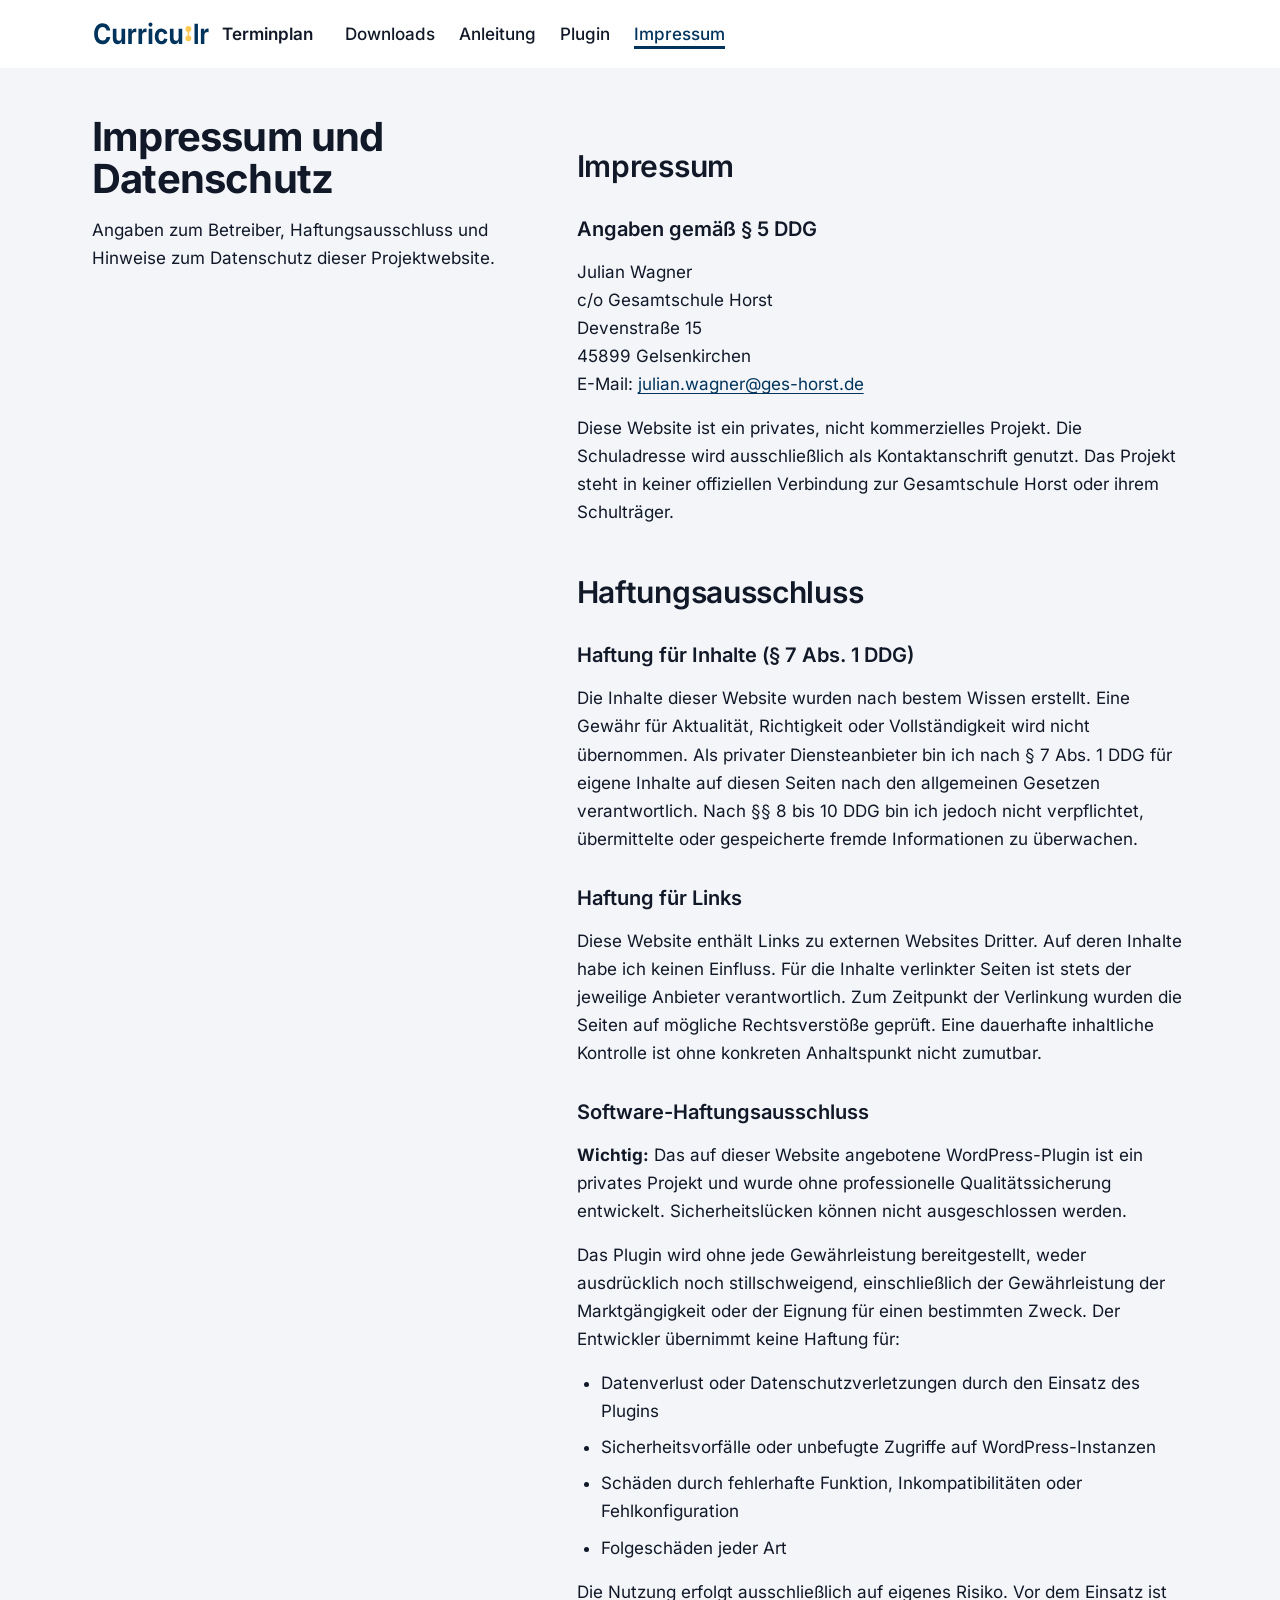
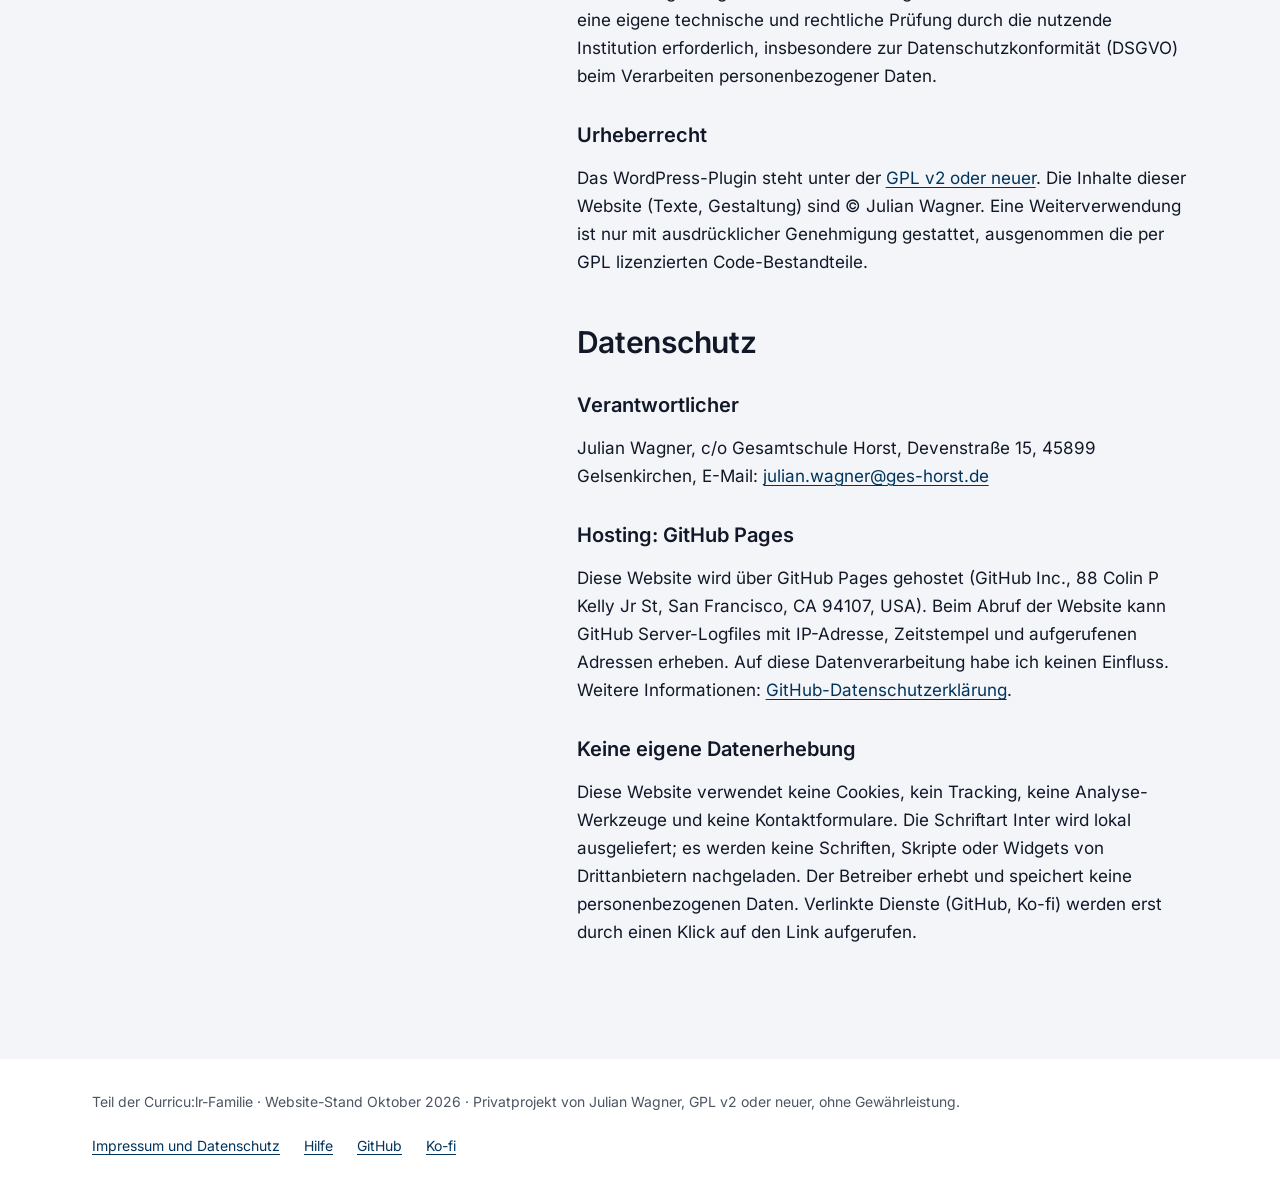
<file: website/impressum.html>
<!DOCTYPE html>
<html lang="de">
<head>
<meta charset="UTF-8">
<meta name="viewport" content="width=device-width, initial-scale=1">
<meta name="color-scheme" content="light dark">
<title>Impressum und Datenschutz – Curricu:lr Terminplan</title>
<meta name="description" content="Impressum, Haftungsausschluss und Datenschutzhinweise der Projektwebsite.">
<link rel="icon" href="assets/logo/curriculr-icon.svg" type="image/svg+xml">
<link rel="stylesheet" href="assets/design/curriculr-tokens.css">
<link rel="stylesheet" href="assets/design/curriculr-ui.css">
<link rel="stylesheet" href="assets/site.css">
<link rel="stylesheet" href="assets/design/curriculr-print.css" media="print">
</head>
<body>
<a class="skip-link" href="#inhalt">Zum Inhalt springen</a>
<header class="site-header">
  <div class="wrap">
    <a class="brand" href="index.html">
      <picture>
        <source srcset="assets/logo/curriculr-logo-auf-dunkel.svg" media="(prefers-color-scheme: dark)">
        <img src="assets/logo/curriculr-logo-auf-hell.svg" alt="Curricu:lr" width="118" height="40">
      </picture>
      <span class="brand-product">Terminplan</span>
    </a>
    <nav aria-label="Hauptnavigation">
      <ul class="nav">
        <li><a href="index.html#download">Downloads</a></li>
        <li><a href="anleitung.html">Anleitung</a></li>
        <li><a href="download.html">Plugin</a></li>
        <li><a href="impressum.html" aria-current="page">Impressum</a></li>
      </ul>
    </nav>
  </div>
</header>

<main id="inhalt" class="cl-doc">
<div class="wrap doc-layout">
<div class="doc-head">
  <h1>Impressum und Datenschutz</h1>
  <p>Angaben zum Betreiber, Haftungsausschluss und Hinweise zum Datenschutz dieser Projektwebsite.</p>
</div>
<div class="doc-body">
<div class="prose">
  <h2>Impressum</h2>
  <h3>Angaben gemäß § 5 DDG</h3>
  <address>Julian Wagner<br>c/o Gesamtschule Horst<br>Devenstraße 15<br>45899 Gelsenkirchen<br>E-Mail: <a href="mailto:julian.wagner@ges-horst.de">julian.wagner@ges-horst.de</a></address>
  <p>Diese Website ist ein privates, nicht kommerzielles Projekt. Die Schuladresse wird ausschließlich als Kontaktanschrift genutzt. Das Projekt steht in keiner offiziellen Verbindung zur Gesamtschule Horst oder ihrem Schulträger.</p>

  <h2>Haftungsausschluss</h2>
  <h3>Haftung für Inhalte (§ 7 Abs. 1 DDG)</h3>
  <p>Die Inhalte dieser Website wurden nach bestem Wissen erstellt. Eine Gewähr für Aktualität, Richtigkeit oder Vollständigkeit wird nicht übernommen. Als privater Diensteanbieter bin ich nach § 7 Abs. 1 DDG für eigene Inhalte auf diesen Seiten nach den allgemeinen Gesetzen verantwortlich. Nach §§ 8 bis 10 DDG bin ich jedoch nicht verpflichtet, übermittelte oder gespeicherte fremde Informationen zu überwachen.</p>
  <h3>Haftung für Links</h3>
  <p>Diese Website enthält Links zu externen Websites Dritter. Auf deren Inhalte habe ich keinen Einfluss. Für die Inhalte verlinkter Seiten ist stets der jeweilige Anbieter verantwortlich. Zum Zeitpunkt der Verlinkung wurden die Seiten auf mögliche Rechtsverstöße geprüft. Eine dauerhafte inhaltliche Kontrolle ist ohne konkreten Anhaltspunkt nicht zumutbar.</p>
  <h3>Software-Haftungsausschluss</h3>
  <p><strong>Wichtig:</strong> Das auf dieser Website angebotene WordPress-Plugin ist ein privates Projekt und wurde ohne professionelle Qualitätssicherung entwickelt. Sicherheitslücken können nicht ausgeschlossen werden.</p>
  <p>Das Plugin wird ohne jede Gewährleistung bereitgestellt, weder ausdrücklich noch stillschweigend, einschließlich der Gewährleistung der Marktgängigkeit oder der Eignung für einen bestimmten Zweck. Der Entwickler übernimmt keine Haftung für:</p>
  <ul>
    <li>Datenverlust oder Datenschutzverletzungen durch den Einsatz des Plugins</li>
    <li>Sicherheitsvorfälle oder unbefugte Zugriffe auf WordPress-Instanzen</li>
    <li>Schäden durch fehlerhafte Funktion, Inkompatibilitäten oder Fehlkonfiguration</li>
    <li>Folgeschäden jeder Art</li>
  </ul>
  <p>Die Nutzung erfolgt ausschließlich auf eigenes Risiko. Vor dem Einsatz ist eine eigene technische und rechtliche Prüfung durch die nutzende Institution erforderlich, insbesondere zur Datenschutzkonformität (DSGVO) beim Verarbeiten personenbezogener Daten.</p>
  <h3>Urheberrecht</h3>
  <p>Das WordPress-Plugin steht unter der <a href="https://www.gnu.org/licenses/old-licenses/gpl-2.0.html" target="_blank" rel="noopener noreferrer">GPL v2 oder neuer</a>. Die Inhalte dieser Website (Texte, Gestaltung) sind © Julian Wagner. Eine Weiterverwendung ist nur mit ausdrücklicher Genehmigung gestattet, ausgenommen die per GPL lizenzierten Code-Bestandteile.</p>

  <h2>Datenschutz</h2>
  <h3>Verantwortlicher</h3>
  <p>Julian Wagner, c/o Gesamtschule Horst, Devenstraße 15, 45899 Gelsenkirchen, E-Mail: <a href="mailto:julian.wagner@ges-horst.de">julian.wagner@ges-horst.de</a></p>
  <h3>Hosting: GitHub Pages</h3>
  <p>Diese Website wird über GitHub Pages gehostet (GitHub Inc., 88 Colin P Kelly Jr St, San Francisco, CA 94107, USA). Beim Abruf der Website kann GitHub Server-Logfiles mit IP-Adresse, Zeitstempel und aufgerufenen Adressen erheben. Auf diese Datenverarbeitung habe ich keinen Einfluss. Weitere Informationen: <a href="https://docs.github.com/site-policy/privacy-policies/github-general-privacy-statement" target="_blank" rel="noopener noreferrer">GitHub-Datenschutzerklärung</a>.</p>
  <h3>Keine eigene Datenerhebung</h3>
  <p>Diese Website verwendet keine Cookies, kein Tracking, keine Analyse-Werkzeuge und keine Kontaktformulare. Die Schriftart Inter wird lokal ausgeliefert; es werden keine Schriften, Skripte oder Widgets von Drittanbietern nachgeladen. Der Betreiber erhebt und speichert keine personenbezogenen Daten. Verlinkte Dienste (GitHub, Ko-fi) werden erst durch einen Klick auf den Link aufgerufen.</p>
</div>
</div>
</main>

<footer class="site-footer">
  <div class="wrap">
    <p>Teil der Curricu:lr-Familie &middot; Website-Stand Oktober 2026 &middot; Privatprojekt von Julian Wagner, GPL v2 oder neuer, ohne Gewährleistung.</p>
    <ul>
      <li><a href="impressum.html">Impressum und Datenschutz</a></li>
      <li><a href="anleitung.html">Hilfe</a></li>
      <li><a href="https://github.com/juwagn/curriculr-terminplan" target="_blank" rel="noopener noreferrer">GitHub</a></li>
      <li><a href="https://ko-fi.com/juwagn" target="_blank" rel="noopener noreferrer">Ko-fi</a></li>
    </ul>
  </div>
</footer>
<script src="assets/site.js"></script>
</body>
</html>
</file>
<file: website/assets/design/curriculr-tokens.css>
/* ==========================================================================
   Curricu:lr – Design-Tokens (Familie)
   Quelle: curriculr-design/tokens/curriculr-tokens.css
   Diese Datei wird per Workflow in alle Produkt-Repos kopiert.
   NICHT im Produkt-Repo ändern – Änderungen nur in curriculr-design.

   Regeln:
   - Kein Hex-Wert außerhalb dieser Datei. Immer var(--cl-*) verwenden.
   - Produktspezifische Funktionsfarben heißen --cl-product-* und stehen
     im Produkt, nicht hier.
   - Kontraste sind mit scripts/check-contrast.mjs geprüft (WCAG 2.1 AA).
   ========================================================================== */

:root {
  /* ---- Marke ----------------------------------------------------------- */
  --cl-marine-900: #001F35;
  --cl-marine-800: #00345C;   /* Primärfarbe */
  --cl-marine-700: #00467D;   /* Hover, aktiv */
  --cl-marine-500: #0058A0;   /* Fokus, Auswahlrahmen */
  --cl-marine-100: #E6F4FF;   /* Auswahl-Hintergrund */
  --cl-gold-500:   #FFC857;   /* Doppelpunkt, Highlight-Marker – nie als Textfarbe */
  --cl-gold-100:   #FFF8E1;   /* Hinweis-Fläche, Entwurf-Banner */

  /* ---- Neutrale -------------------------------------------------------- */
  --cl-ink-900:  #111827;     /* Fließtext */
  --cl-ink-500:  #4B5563;     /* Sekundärtext */
  --cl-line:     #E2E8F0;     /* dekorative Trennlinien */
  --cl-border:   #8A919C;     /* Rahmen von Eingabefeldern (≥ 3:1) */
  --cl-bg:       #F3F5F9;     /* Seitenhintergrund */
  --cl-surface:  #FFFFFF;     /* Karten, Dialoge */
  --cl-on-primary: #FFFFFF;   /* Text auf Marine */
  --cl-on-gold:    #1C1917;   /* Text auf Gold */

  /* ---- Status ---------------------------------------------------------- */
  --cl-success: #047857;
  --cl-warning: #B45309;
  --cl-danger:  #B42318;
  --cl-success-bg: #ECFDF5;
  --cl-warning-bg: #FFF8E6;
  --cl-danger-bg:  #FEF2F2;

  /* ---- Fokus ----------------------------------------------------------- */
  --cl-focus-ring: 0 0 0 2px var(--cl-surface), 0 0 0 4px var(--cl-marine-500);

  /* ---- Typografie ------------------------------------------------------ */
  --cl-font: "Inter", system-ui, -apple-system, "Segoe UI", sans-serif;
  --cl-font-mono: ui-monospace, "SF Mono", "Cascadia Code", Consolas, monospace;
  --cl-text-title:   700 24px/32px var(--cl-font);
  --cl-text-heading: 600 18px/26px var(--cl-font);
  --cl-text-body:    400 15px/24px var(--cl-font);
  --cl-text-compact: 400 14px/20px var(--cl-font);
  --cl-text-label:   500 13px/18px var(--cl-font);
  --cl-text-small:   400 12px/16px var(--cl-font);   /* nie kleiner */

  /* ---- Abstände (4-px-Skala) ------------------------------------------ */
  --cl-space-1: 4px;
  --cl-space-2: 8px;
  --cl-space-3: 12px;
  --cl-space-4: 16px;
  --cl-space-6: 24px;
  --cl-space-8: 32px;
  --cl-space-12: 48px;
  --cl-space-16: 64px;

  /* ---- Radien, Schatten, Klickflächen --------------------------------- */
  --cl-radius-sm: 6px;     /* Eingabefeld, Badge */
  --cl-radius-md: 8px;     /* Button, Karte */
  --cl-radius-lg: 12px;    /* Dialog */
  --cl-radius-pill: 999px; /* Chip */
  --cl-shadow-float: 0 8px 24px rgb(0 31 53 / 0.12); /* nur Dialog, Popover */
  --cl-hit-min: 36px;
  --cl-hit-touch: 44px;

  /* ---- Bewegung -------------------------------------------------------- */
  --cl-duration: 150ms;
  --cl-ease: cubic-bezier(0.2, 0, 0, 1);

  /* ---- Haltepunkte (nur zur Dokumentation; in @media als Zahl) -------- */
  /* 640px Telefon → Tablet · 1024px Tablet → Desktop · 1440px breit */

  color-scheme: light dark;
}

/* ---- Dunkelmodus: System-Einstellung, außer manuell hell gewählt ------- */
@media (prefers-color-scheme: dark) {
  :root:not([data-theme="light"]) {
    --cl-marine-800: #80A3BE;
    --cl-marine-700: #9DBAD0;
    --cl-marine-500: #B5CBDC;
    --cl-marine-100: #12324A;
    --cl-gold-100:   #3A2F12;
    --cl-ink-900:  #ECEBE8;
    --cl-ink-500:  #AEABA5;
    --cl-line:     #343436;
    --cl-border:   #7A7A80;
    --cl-bg:       #19191A;
    --cl-surface:  #212122;
    --cl-on-primary: #001F35;
    --cl-success: #4ACB9B;
    --cl-warning: #F0A35E;
    --cl-danger:  #F2867A;
    --cl-success-bg: #12302A;
    --cl-warning-bg: #3A2A12;
    --cl-danger-bg:  #3A1A18;
  }
}

/* ---- Dunkelmodus: manuell gewählt ------------------------------------- */
:root[data-theme="dark"] {
  --cl-marine-800: #80A3BE;
  --cl-marine-700: #9DBAD0;
  --cl-marine-500: #B5CBDC;
  --cl-marine-100: #12324A;
  --cl-gold-100:   #3A2F12;
  --cl-ink-900:  #ECEBE8;
  --cl-ink-500:  #AEABA5;
  --cl-line:     #343436;
  --cl-border:   #7A7A80;
  --cl-bg:       #19191A;
  --cl-surface:  #212122;
  --cl-on-primary: #001F35;
  --cl-success: #4ACB9B;
  --cl-warning: #F0A35E;
  --cl-danger:  #F2867A;
  --cl-success-bg: #12302A;
  --cl-warning-bg: #3A2A12;
  --cl-danger-bg:  #3A1A18;
}

/* ---- Bewegung reduzieren ---------------------------------------------- */
@media (prefers-reduced-motion: reduce) {
  :root { --cl-duration: 0ms; }
}

/* ---- Inter lokal (Dateien liegen in ../fonts/) ------------------------- */
@font-face { font-family: "Inter"; font-style: normal; font-weight: 400; font-display: swap; src: url("../fonts/inter-latin-400-normal.woff2") format("woff2"); }
@font-face { font-family: "Inter"; font-style: normal; font-weight: 500; font-display: swap; src: url("../fonts/inter-latin-500-normal.woff2") format("woff2"); }
@font-face { font-family: "Inter"; font-style: normal; font-weight: 600; font-display: swap; src: url("../fonts/inter-latin-600-normal.woff2") format("woff2"); }
@font-face { font-family: "Inter"; font-style: normal; font-weight: 700; font-display: swap; src: url("../fonts/inter-latin-700-normal.woff2") format("woff2"); }
</file>
<file: website/assets/design/curriculr-ui.css>
/* ==========================================================================
   Curricu:lr – Basis-Bausteine für PHP- und Vanilla-Projekte
   React-Projekte nutzen shadcn/ui mit denselben Tokens und Varianten.
   Voraussetzung: curriculr-tokens.css ist vorher eingebunden.
   ========================================================================== */

.cl-root {
  font: var(--cl-text-body);
  color: var(--cl-ink-900);
  background: var(--cl-bg);
  -webkit-font-smoothing: antialiased;
}
.cl-root :focus-visible { outline: none; box-shadow: var(--cl-focus-ring); }

/* ---- Button: primär · sekundär · leise · gefährlich ------------------- */
.cl-button {
  display: inline-flex; align-items: center; justify-content: center; gap: var(--cl-space-2);
  min-height: var(--cl-hit-min); padding: 0 var(--cl-space-4);
  font: var(--cl-text-label); border-radius: var(--cl-radius-md);
  border: 1px solid var(--cl-marine-800); background: var(--cl-marine-800); color: var(--cl-on-primary);
  cursor: pointer; transition: background var(--cl-duration) var(--cl-ease);
}
.cl-button:hover { background: var(--cl-marine-700); border-color: var(--cl-marine-700); }
.cl-button--secondary { background: var(--cl-surface); color: var(--cl-marine-800); }
.cl-button--secondary:hover { background: var(--cl-marine-100); }
.cl-button--quiet { background: transparent; border-color: transparent; color: var(--cl-marine-800); }
.cl-button--quiet:hover { background: var(--cl-marine-100); }
.cl-button--danger { background: var(--cl-danger); border-color: var(--cl-danger); color: #FFFFFF; }
.cl-button[disabled] { opacity: 0.5; cursor: not-allowed; }
@media (pointer: coarse) { .cl-button { min-height: var(--cl-hit-touch); } }

/* ---- Eingabefeld ------------------------------------------------------ */
.cl-field { display: grid; gap: var(--cl-space-1); }
.cl-field label { font: var(--cl-text-label); }
.cl-input, .cl-select, .cl-textarea {
  min-height: var(--cl-hit-min); padding: 0 var(--cl-space-3);
  font: var(--cl-text-compact); color: var(--cl-ink-900);
  background: var(--cl-surface); border: 1px solid var(--cl-border); border-radius: var(--cl-radius-sm);
}
.cl-textarea { padding: var(--cl-space-2) var(--cl-space-3); }
.cl-field__hint { font: var(--cl-text-small); color: var(--cl-ink-500); }
.cl-field__error { font: var(--cl-text-small); color: var(--cl-danger); }
.cl-input[aria-invalid="true"] { border-color: var(--cl-danger); }

/* ---- Karte ------------------------------------------------------------ */
.cl-card { background: var(--cl-surface); border: 1px solid var(--cl-line); border-radius: var(--cl-radius-md); padding: var(--cl-space-4); }
.cl-card--highlight { border-color: var(--cl-marine-500); }

/* ---- Chip / Badge: immer Farbe + Text --------------------------------- */
.cl-chip {
  display: inline-flex; align-items: center; gap: var(--cl-space-1);
  padding: 2px var(--cl-space-2); border-radius: var(--cl-radius-pill);
  font: var(--cl-text-small); font-weight: 500;
  background: var(--cl-marine-100); color: var(--cl-ink-900);
}
.cl-chip__dot { width: 8px; height: 8px; border-radius: 50%; background: var(--cl-chip-color, var(--cl-marine-800)); }

/* ---- Reiter: Unterstrich statt Pille ---------------------------------- */
.cl-tabs { display: flex; gap: var(--cl-space-4); border-bottom: 1px solid var(--cl-line); }
.cl-tab { padding: var(--cl-space-2) 0; font: var(--cl-text-label); color: var(--cl-ink-500); border-bottom: 2px solid transparent; background: none; border-top: 0; border-left: 0; border-right: 0; cursor: pointer; }
.cl-tab[aria-selected="true"] { color: var(--cl-marine-800); border-bottom-color: var(--cl-marine-800); }

/* ---- Dialog ----------------------------------------------------------- */
.cl-dialog { border: 0; border-radius: var(--cl-radius-lg); padding: var(--cl-space-6); background: var(--cl-surface); color: var(--cl-ink-900); box-shadow: var(--cl-shadow-float); max-width: min(560px, calc(100vw - 32px)); }
.cl-dialog::backdrop { background: rgb(0 31 53 / 0.4); }
.cl-dialog__title { font: var(--cl-text-heading); margin: 0 0 var(--cl-space-3); }
.cl-dialog__actions { display: flex; justify-content: flex-end; gap: var(--cl-space-2); margin-top: var(--cl-space-6); }

/* ---- Hinweis (Toast) -------------------------------------------------- */
.cl-toast { display: flex; gap: var(--cl-space-2); padding: var(--cl-space-3) var(--cl-space-4); border-radius: var(--cl-radius-md); font: var(--cl-text-compact); border: 1px solid var(--cl-line); background: var(--cl-surface); }
.cl-toast--success { background: var(--cl-success-bg); border-color: var(--cl-success); }
.cl-toast--warning { background: var(--cl-warning-bg); border-color: var(--cl-warning); }
.cl-toast--danger  { background: var(--cl-danger-bg);  border-color: var(--cl-danger); }

/* ---- Kopf- und Fußzeile ----------------------------------------------- */
.cl-header { display: flex; align-items: center; gap: var(--cl-space-3); padding: var(--cl-space-3) var(--cl-space-4); background: var(--cl-surface); border-bottom: 1px solid var(--cl-line); }
.cl-header__product { font: var(--cl-text-heading); }
.cl-header__actions { margin-left: auto; display: flex; gap: var(--cl-space-2); align-items: center; }
.cl-footer { font: var(--cl-text-small); color: var(--cl-ink-500); padding: var(--cl-space-4); text-align: center; }

/* ---- Leerer Zustand --------------------------------------------------- */
.cl-empty { text-align: center; padding: var(--cl-space-12) var(--cl-space-4); color: var(--cl-ink-500); }

@media (forced-colors: active) {
  .cl-button, .cl-chip, .cl-tab[aria-selected="true"] { forced-color-adjust: auto; }
}
</file>
<file: website/assets/site.css>
/* ==========================================================================
   Curricu:lr Terminplan – Website
   Basis: assets/design/curriculr-tokens.css, curriculr-ui.css (Familie, nicht ändern).
   Seiten-Typografie nach rules/10-design.md: Titel 48/1.05, Überschrift 30/1.2,
   Text 17/28, Klein 14/20. Fünf Größen, Zeilenlänge 45-75 Zeichen.
   ========================================================================== */

:root {
  /* Produktfarben: Terminkategorien (Farbe + Text, Kontrast >= 4,5:1 geprüft) */
  --cl-product-k56-bg: #FADBD8; --cl-product-k56-fg: #922B21;
  --cl-product-k78-bg: #D5F5E3; --cl-product-k78-fg: #145A32;
  --cl-product-k910-bg: #FDE8D3; --cl-product-k910-fg: #873600;
  --cl-product-ob-bg: #D4E6F1; --cl-product-ob-fg: #1A5276;
  --cl-product-inkl-bg: #D1F2EB; --cl-product-inkl-fg: #0E6655;
  --cl-product-fer-bg: #FDEBD0; --cl-product-fer-fg: #784212;
  --cl-product-konf-bg: #E8DAEF; --cl-product-konf-fg: #6C3483;

  --size-display: 3rem;      /* 48 */
  --size-heading: 1.875rem;  /* 30 */
  --size-sub: 1.25rem;       /* 20 */
  --size-text: 1.0625rem;    /* 17 */
  --size-small: 0.875rem;    /* 14 */
  --page-gutter: var(--cl-space-4);
}
@media (min-width: 640px)  { :root { --page-gutter: var(--cl-space-6); } }
@media (min-width: 1024px) { :root { --page-gutter: var(--cl-space-8); } }

*, *::before, *::after { box-sizing: border-box; }
html { -webkit-text-size-adjust: 100%; scroll-padding-top: var(--cl-space-16); }
body {
  margin: 0;
  font-family: var(--cl-font);
  font-size: var(--size-text);
  line-height: 1.65;
  color: var(--cl-ink-900);
  background: var(--cl-bg);
  -webkit-font-smoothing: antialiased;
  overflow-wrap: break-word;
}
img { max-width: 100%; height: auto; display: block; }
a { color: var(--cl-marine-800); text-underline-offset: 3px; text-decoration-thickness: 1px; }
a:hover { color: var(--cl-marine-700); text-decoration-thickness: 2px; }
:focus-visible { outline: 3px solid var(--cl-marine-500); outline-offset: 3px; border-radius: var(--cl-radius-sm); }

h1, h2, h3 { margin: 0; font-family: var(--cl-font); color: var(--cl-ink-900); text-wrap: balance; }
h1 { font-size: 2.5rem; line-height: 1.05; font-weight: 700; letter-spacing: -0.02em; }
h2 { font-size: var(--size-heading); line-height: 1.2; font-weight: 600; letter-spacing: -0.01em; }
h3 { font-size: var(--size-sub); line-height: 1.3; font-weight: 600; }
@media (min-width: 1024px) { h1 { font-size: var(--size-display); } }
p { margin: 0; max-width: 62ch; }
ul, ol { margin: 0; padding: 0; }
code { overflow-wrap: anywhere; font-family: var(--cl-font-mono); font-size: var(--size-small); background: var(--cl-marine-100); padding: 1px 6px; border-radius: var(--cl-radius-sm); }
.small { font-size: var(--size-small); line-height: 1.45; color: var(--cl-ink-500); }

.wrap { max-width: 1160px; margin-inline: auto; padding-inline: var(--page-gutter); }

/* ---- Skip-Link --------------------------------------------------------- */
.skip-link {
  position: absolute; left: var(--cl-space-4); top: -100px; z-index: 100;
  background: var(--cl-marine-800); color: var(--cl-on-primary);
  padding: var(--cl-space-3) var(--cl-space-4); border-radius: var(--cl-radius-md); text-decoration: none;
}
.skip-link:focus { top: var(--cl-space-3); }

/* ---- Kopfzeile: Fläche statt Linie ------------------------------------- */
.site-header { background: var(--cl-surface); }
.site-header .wrap {
  display: flex; flex-wrap: wrap; align-items: center; column-gap: var(--cl-space-8); row-gap: var(--cl-space-1);
  padding-block: var(--cl-space-3);
}
.brand { display: inline-flex; align-items: center; gap: var(--cl-space-3); text-decoration: none; color: var(--cl-ink-900); min-height: var(--cl-hit-touch); }
.brand picture { display: block; flex: none; }
.brand img { width: 118px; height: 40px; max-width: none; object-fit: none; object-position: -51px 0; } /* Wortmarke hat Leerraum im SVG: Ausschnitt auf die Schrift, Originaldatei unverändert */
.brand-product { font-weight: 600; font-size: var(--size-text); }
.nav { display: flex; flex-wrap: wrap; gap: 0 var(--cl-space-6); list-style: none; margin-left: auto; }
.nav a {
  display: inline-flex; align-items: center; min-height: var(--cl-hit-touch);
  color: var(--cl-ink-900); text-decoration: none; font-weight: 500;
}
.nav a:hover { color: var(--cl-marine-700); text-decoration: underline; text-decoration-thickness: 2px; text-underline-offset: 6px; }
.nav a[aria-current="page"] { color: var(--cl-marine-800); text-decoration: underline; text-decoration-thickness: 3px; text-underline-offset: 6px; }
@media (max-width: 639px) { .nav { margin-left: 0; width: 100%; gap: 0 var(--cl-space-4); } }

/* ---- Buttons (Basis cl-button, hier auf Seitengröße) ------------------- */
.cl-button { font: 600 var(--size-text)/1.2 var(--cl-font); min-height: var(--cl-hit-touch); padding: 0 var(--cl-space-6); text-decoration: none; border-radius: var(--cl-radius-md); }
.cl-button:hover { color: var(--cl-on-primary); }
.cl-button--quiet { background: var(--cl-marine-100); border-color: var(--cl-marine-100); color: var(--cl-marine-800); }
.cl-button--quiet:hover { color: var(--cl-marine-800); background: var(--cl-marine-100); text-decoration: underline; }
.cl-button svg { flex: none; }
.cl-button[aria-disabled="true"] { opacity: 0.55; cursor: not-allowed; }
.actions { display: flex; flex-wrap: wrap; gap: var(--cl-space-3); }

/* Marker: Gold nur als Highlight mit dunkler Schrift */
.mark { background: var(--cl-gold-500); color: var(--cl-on-gold); padding: 0 0.18em; border-radius: var(--cl-radius-sm); -webkit-box-decoration-break: clone; box-decoration-break: clone; }

/* ---- Abschnitte -------------------------------------------------------- */
.section { padding-block: var(--cl-space-12); }
@media (min-width: 1024px) { .section { padding-block: var(--cl-space-16); } }
.section--surface { background: var(--cl-surface); }
.section-head { display: grid; gap: var(--cl-space-3); margin-bottom: var(--cl-space-8); }

/* ---- Hero -------------------------------------------------------------- */
.hero { padding-block: var(--cl-space-12) var(--cl-space-12); }
.hero-grid { display: grid; grid-template-columns: minmax(0, 1fr); gap: var(--cl-space-8); align-items: center; }
.hero-copy { display: grid; gap: var(--cl-space-6); justify-items: start; }
.hero-copy .lead { max-width: 52ch; }
@media (min-width: 1024px) {
  .hero { padding-block: var(--cl-space-16); }
  .hero-grid { grid-template-columns: minmax(0, 11fr) minmax(0, 13fr); gap: var(--cl-space-8); }
}
.facts { display: grid; grid-template-columns: repeat(auto-fit, minmax(150px, 1fr)); gap: var(--cl-space-4) var(--cl-space-6); margin: var(--cl-space-12) 0 0; padding: 0; }
.facts div { display: grid; gap: 2px; }
.facts dt { font-size: var(--size-small); color: var(--cl-ink-500); }
.facts dd { margin: 0; font-weight: 600; font-size: var(--size-sub); }

/* ---- Schnittstellen-Ausschnitte (echte Daten, data-ui) ----------------- */
[data-ui] { background: var(--cl-surface); border-radius: var(--cl-radius-lg); overflow: hidden; }
.section--surface [data-ui] { background: var(--cl-bg); }
.fragment { margin: 0; }
.fragment figcaption { font-size: var(--size-small); line-height: 1.45; color: var(--cl-ink-500); margin-top: var(--cl-space-2); }
[data-ui] table { width: 100%; border-collapse: collapse; font-size: var(--size-small); line-height: 1.35; }
[data-ui] caption { text-align: left; font-weight: 600; padding: var(--cl-space-4) var(--cl-space-4) var(--cl-space-2); font-size: var(--size-small); }
[data-ui] th { text-align: left; font-weight: 600; color: var(--cl-ink-500); padding: var(--cl-space-2) var(--cl-space-3); border-block-end: 1px solid var(--cl-line); background: transparent; white-space: nowrap; }
[data-ui] td { padding: var(--cl-space-2) var(--cl-space-3); border-block-end: 1px solid var(--cl-line); vertical-align: top; }
[data-ui] tr:last-child td, [data-ui] tr:last-child th { border-block-end: 0; }
/* Schulwochen-Spalte: Erkennungszeichen */
[data-ui] .sw { font-weight: 700; color: var(--cl-marine-800); white-space: nowrap; width: 1%; }
[data-ui] tr.is-now .sw { background: var(--cl-marine-800); color: var(--cl-on-primary); }
[data-ui] .date { white-space: nowrap; color: var(--cl-ink-500); }
[data-ui] .none { color: var(--cl-ink-500); }
.tag {
  display: inline-block; padding: 1px var(--cl-space-2); border-radius: var(--cl-radius-pill);
  font-size: var(--size-small); font-weight: 500; line-height: 1.4; margin: 1px 0;
  background: var(--cl-product-ob-bg); color: var(--cl-product-ob-fg);
}
.tag--k56 { background: var(--cl-product-k56-bg); color: var(--cl-product-k56-fg); }
.tag--k78 { background: var(--cl-product-k78-bg); color: var(--cl-product-k78-fg); }
.tag--k910 { background: var(--cl-product-k910-bg); color: var(--cl-product-k910-fg); }
.tag--ob { background: var(--cl-product-ob-bg); color: var(--cl-product-ob-fg); }
.tag--inkl { background: var(--cl-product-inkl-bg); color: var(--cl-product-inkl-fg); }
.tag--fer { background: var(--cl-product-fer-bg); color: var(--cl-product-fer-fg); }
.tag--konf { background: var(--cl-product-konf-bg); color: var(--cl-product-konf-fg); }
.scroll-x { overflow-x: auto; }
.shot img { width: 100%; border-radius: var(--cl-radius-lg); }
.code-frag { margin: 0; padding: var(--cl-space-4); font-family: var(--cl-font-mono); font-size: var(--size-small); line-height: 1.6; white-space: pre-wrap; overflow-wrap: anywhere; color: var(--cl-ink-900); }
.code-frag .dim { color: var(--cl-ink-500); }

/* ---- Downloads: gestapelte Zeilen, keine Kartenreihe ------------------- */
.dl-list { display: grid; gap: var(--cl-space-4); list-style: none; }
.dl-item { background: var(--cl-bg); border-radius: var(--cl-radius-lg); padding: var(--cl-space-6); display: grid; grid-template-columns: minmax(0, 1fr); gap: var(--cl-space-6); }
@media (min-width: 1024px) { .dl-item { grid-template-columns: minmax(0, 5fr) minmax(0, 6fr); gap: var(--cl-space-12); padding: var(--cl-space-8); } }
.dl-item header { display: grid; gap: var(--cl-space-2); align-content: start; }
.dl-meta { font-size: var(--size-small); color: var(--cl-ink-500); }
.dl-body { display: grid; gap: var(--cl-space-4); align-content: start; }
.plain-list { list-style: none; display: grid; gap: var(--cl-space-2); }
.plain-list li { padding-left: var(--cl-space-4); position: relative; max-width: 62ch; }
.plain-list li::before { content: ""; position: absolute; left: 0; top: 0.8em; width: 6px; height: 6px; border-radius: 50%; background: var(--cl-marine-800); }

/* ---- Ablauf: nummerierte Schritte -------------------------------------- */
.steps { list-style: none; counter-reset: step; display: grid; gap: var(--cl-space-12); }
.step { display: grid; grid-template-columns: minmax(0, 1fr); gap: var(--cl-space-4) var(--cl-space-8); counter-increment: step; }
.step-text { display: grid; gap: var(--cl-space-3); align-content: start; }
.step h3::before { content: counter(step) ". "; color: var(--cl-marine-800); }
.step-text .note { background: var(--cl-marine-100); border-radius: var(--cl-radius-md); padding: var(--cl-space-3) var(--cl-space-4); font-size: var(--size-small); line-height: 1.5; max-width: 62ch; }
@media (min-width: 1024px) { .step--fig { grid-template-columns: minmax(0, 4fr) minmax(0, 8fr); align-items: start; } }

/* ---- Funktionen: Definitionsliste in zwei Spalten ---------------------- */
.defs { display: grid; grid-template-columns: minmax(0, 1fr); gap: var(--cl-space-6) var(--cl-space-12); margin: 0; }
@media (min-width: 768px) { .defs { grid-template-columns: minmax(0, 1fr) minmax(0, 1fr); } }
.defs div { display: grid; gap: var(--cl-space-1); align-content: start; }
.defs dt { font-weight: 600; font-size: var(--size-sub); line-height: 1.3; }
.defs dd { margin: 0; max-width: 56ch; }

/* ---- Kategorien -------------------------------------------------------- */
.split { display: grid; grid-template-columns: minmax(0, 1fr); gap: var(--cl-space-8); }
@media (min-width: 1024px) { .split { grid-template-columns: minmax(0, 4fr) minmax(0, 8fr); gap: var(--cl-space-12); align-items: start; } }

/* ---- FAQ --------------------------------------------------------------- */
.faq { display: grid; gap: var(--cl-space-2); }
.faq details { background: var(--cl-bg); border-radius: var(--cl-radius-md); }
.faq summary { cursor: pointer; padding: var(--cl-space-4) var(--cl-space-6); font-weight: 600; min-height: var(--cl-hit-touch); list-style: none; display: flex; justify-content: space-between; gap: var(--cl-space-4); align-items: baseline; }
.faq summary::-webkit-details-marker { display: none; }
.faq summary::after { content: "+"; font-weight: 400; font-size: var(--size-sub); flex: none; }
.faq details[open] summary::after { content: "\2212"; }
.faq .answer { padding: 0 var(--cl-space-6) var(--cl-space-6); display: grid; gap: var(--cl-space-3); }

/* ---- Hinweisbox (Gold-100 mit Gold-Rahmen, nur für Hinweise) ----------- */
.notice { background: var(--cl-gold-100); border: 2px solid var(--cl-gold-500); border-radius: var(--cl-radius-md); padding: var(--cl-space-6); display: grid; gap: var(--cl-space-3); color: var(--cl-ink-900); }
.notice h2 { font-size: var(--size-sub); line-height: 1.3; }
.check { display: flex; gap: var(--cl-space-3); align-items: flex-start; min-height: var(--cl-hit-touch); cursor: pointer; }
.check input { width: 24px; height: 24px; flex: none; margin: 2px 0 0; accent-color: var(--cl-marine-800); }

/* ---- Seitenkopf der Unterseiten, Fließtext-Seiten --------------------- */
.page-head { padding-block: var(--cl-space-12) var(--cl-space-6); display: grid; gap: var(--cl-space-4); }
.crumbs { font-size: var(--size-small); color: var(--cl-ink-500); }
.crumbs a { color: var(--cl-ink-500); }
.prose { display: grid; gap: var(--cl-space-4); max-width: 62ch; }
.prose h2 { margin-top: var(--cl-space-8); }
.prose h3 { margin-top: var(--cl-space-4); }
.prose ul { display: grid; gap: var(--cl-space-2); padding-left: var(--cl-space-6); }
.prose address { font-style: normal; }
.flow { list-style: none; display: grid; gap: var(--cl-space-2); counter-reset: flow; }
@media (min-width: 768px) { .flow { grid-template-columns: repeat(3, 1fr); } }
.flow li { counter-increment: flow; background: var(--cl-surface); border-radius: var(--cl-radius-md); padding: var(--cl-space-3) var(--cl-space-4); display: grid; }
.flow li strong { font-weight: 600; }
.flow li span { font-size: var(--size-small); color: var(--cl-ink-500); }
.reqs { display: flex; flex-wrap: wrap; gap: var(--cl-space-2); list-style: none; }
.reqs li { background: var(--cl-marine-100); border-radius: var(--cl-radius-pill); padding: var(--cl-space-1) var(--cl-space-4); font-size: var(--size-small); font-weight: 500; }

/* ---- Fuß --------------------------------------------------------------- */
.site-footer { background: var(--cl-surface); padding-block: var(--cl-space-8); margin-top: var(--cl-space-12); }
.site-footer .wrap { display: grid; gap: var(--cl-space-3); }
.site-footer p { font-size: var(--size-small); line-height: 1.5; color: var(--cl-ink-500); max-width: none; }
.site-footer ul { list-style: none; display: flex; flex-wrap: wrap; gap: 0 var(--cl-space-6); }
.site-footer li a { display: inline-flex; align-items: center; min-height: var(--cl-hit-touch); font-size: var(--size-small); }

/* ---- Bewegung ---------------------------------------------------------- */
@media (prefers-reduced-motion: no-preference) {
  .cl-button { transition: background-color var(--cl-duration) var(--cl-ease); }
}
@media (prefers-reduced-motion: reduce) {
  html { scroll-behavior: auto; }
  *, *::before, *::after { animation: none !important; transition: none !important; }
}
@media (forced-colors: active) {
  .mark { forced-color-adjust: none; }
  .tag { outline: 1px solid CanvasText; }
}

/* ---- Druck: nichts zerschneiden, Farben mitdrucken -------------------- */
@media print {
  .skip-link, .site-header .nav, .actions, .cl-no-print { display: none !important; }
  body { font-size: 10.5pt; line-height: 1.45; background: var(--cl-surface); }
  h1 { font-size: 22pt; } h2 { font-size: 15pt; } h3 { font-size: 12pt; }
  .section, .hero, .page-head { padding-block: 10pt; }
  .site-footer { margin-top: 10pt; }
  .wrap { max-width: none; padding-inline: 0; }
  .hero-grid, .split, .dl-item, .step--fig { grid-template-columns: 1fr; }
  .dl-item, .step, .faq details, .notice, .fragment, [data-ui], .defs > div, .flow li, .section-head, .facts div {
    break-inside: avoid; page-break-inside: avoid;
  }
  h1, h2, h3, summary, .section-head { break-after: avoid; page-break-after: avoid; }
  .faq details > .answer { display: grid !important; }
  .faq summary::after { content: ""; }
  .scroll-x { overflow: visible; }
  .section--surface, .dl-item, .faq details, .site-footer, .site-header { background: var(--cl-surface); }
  a { text-decoration: underline; color: var(--cl-ink-900); }
  main a[href^="http"]::after { content: " (" attr(href) ")"; font-size: 8.5pt; color: var(--cl-ink-500); overflow-wrap: anywhere; }
}

/* ---- Unterseiten: Kopf links, Inhalt rechts ---------------------------- */
.doc-layout { display: grid; grid-template-columns: minmax(0, 1fr); gap: var(--cl-space-8); padding-block: var(--cl-space-12) var(--cl-space-16); }
.doc-head { display: grid; gap: var(--cl-space-4); align-content: start; }
.doc-body { display: grid; gap: var(--cl-space-6); align-content: start; min-width: 0; }
.doc-body .prose { max-width: none; }
.doc-body .prose > *, .doc-body .step-text p, .doc-body .notice p { max-width: none; }
@media (min-width: 1024px) {
  .doc-layout { grid-template-columns: minmax(0, 5fr) minmax(0, 7fr); gap: var(--cl-space-12); }
  .doc-head { position: sticky; top: var(--cl-space-6); }
}
.visually-hidden { position: absolute; width: 1px; height: 1px; margin: -1px; padding: 0; overflow: hidden; clip-path: inset(50%); white-space: nowrap; border: 0; }
@media print { .doc-layout { grid-template-columns: 1fr; } .doc-head { position: static; } }

/* Einspaltige Raster dürfen nie breiter als ihr Container werden */
.section-head, .step-text, .dl-body, .dl-item header, .doc-head, .doc-body, .prose, .notice, .hero-copy, .defs div, .faq, .faq .answer, .page-head, .site-footer .wrap { grid-template-columns: minmax(0, 1fr); }
.hero-copy { justify-items: start; }
.doc-head h1 { font-size: 2.5rem; hyphens: auto; }
</file>
<file: website/assets/design/curriculr-print.css>
/* ==========================================================================
   Curricu:lr – Druck-Stylesheet (Familie)
   Einbinden NACH dem Produkt-CSS: <link rel="stylesheet" href="curriculr-print.css" media="print">
   Getestet für Chrome, Edge, Firefox und Safari.
   Klassen im Produkt:
     .cl-no-print     → wird nicht gedruckt (Navigation, Buttons, Filter)
     .cl-print-only   → nur im Druck sichtbar (Druckkopf, Stand-Zeile)
     .cl-keep         → wird nicht über Seitengrenzen geteilt (Karte, Zeile, Block)
     .cl-page-break   → neue Seite davor
     .cl-landscape    → am <body>: Querformat für breite Tabellen
   ========================================================================== */

@media screen {
  .cl-print-only { display: none !important; }
}

@media print {
  @page { size: A4 portrait; margin: 15mm 12mm 18mm; }
  @page landscape { size: A4 landscape; }
  body.cl-landscape { page: landscape; }

  :root {
    color-scheme: light;
    /* Im Druck immer helle Werte, auch wenn der Bildschirm dunkel ist */
    --cl-ink-900: #111827; --cl-ink-500: #4B5563;
    --cl-bg: #FFFFFF; --cl-surface: #FFFFFF; --cl-line: #CBD5E1;
    --cl-marine-800: #00345C; --cl-marine-100: #E6F4FF;
  }

  html, body {
    background: #FFFFFF !important;
    color: var(--cl-ink-900);
    font-size: 10.5pt;
    line-height: 1.4;
  }

  /* Bedeutungstragende Farben (Kategorien, Ferien-Schraffur) mitdrucken */
  * { -webkit-print-color-adjust: exact; print-color-adjust: exact; }

  .cl-no-print, nav, button, [role="toolbar"], .cl-toast, dialog:not([open]) { display: none !important; }
  .cl-print-only { display: block !important; }

  /* Nichts zerschneiden – zweite Schreibweise für Safari */
  .cl-keep, tr, figure, img, .cl-card, li {
    break-inside: avoid;
    page-break-inside: avoid;
  }
  h1, h2, h3, h4 {
    break-after: avoid;
    page-break-after: avoid;
  }
  .cl-page-break { break-before: page; page-break-before: always; }
  p { orphans: 3; widows: 3; }

  /* Tabellen: Kopf auf jeder Seite wiederholen */
  table { border-collapse: collapse; width: 100%; }
  thead { display: table-header-group; }
  tfoot { display: table-footer-group; }
  th, td { border: 0.5pt solid var(--cl-line); padding: 3pt 4pt; }

  /* Keine Schatten, keine Scroll-Container im Druck */
  * { box-shadow: none !important; }
  .cl-scroll, [data-scroll] { overflow: visible !important; max-height: none !important; }

  /* Links im Fließtext: Adresse anzeigen */
  .cl-doc a[href^="http"]::after { content: " (" attr(href) ")"; font-size: 8.5pt; color: var(--cl-ink-500); }

  /* Druckkopf und Stand-Zeile (Markup im Produkt, siehe README) */
  .cl-print-header { display: flex; justify-content: space-between; border-bottom: 1pt solid var(--cl-marine-800); margin-bottom: 8pt; padding-bottom: 4pt; }
  .cl-print-footer { font-size: 8.5pt; color: var(--cl-ink-500); margin-top: 8pt; }
}
</file>
